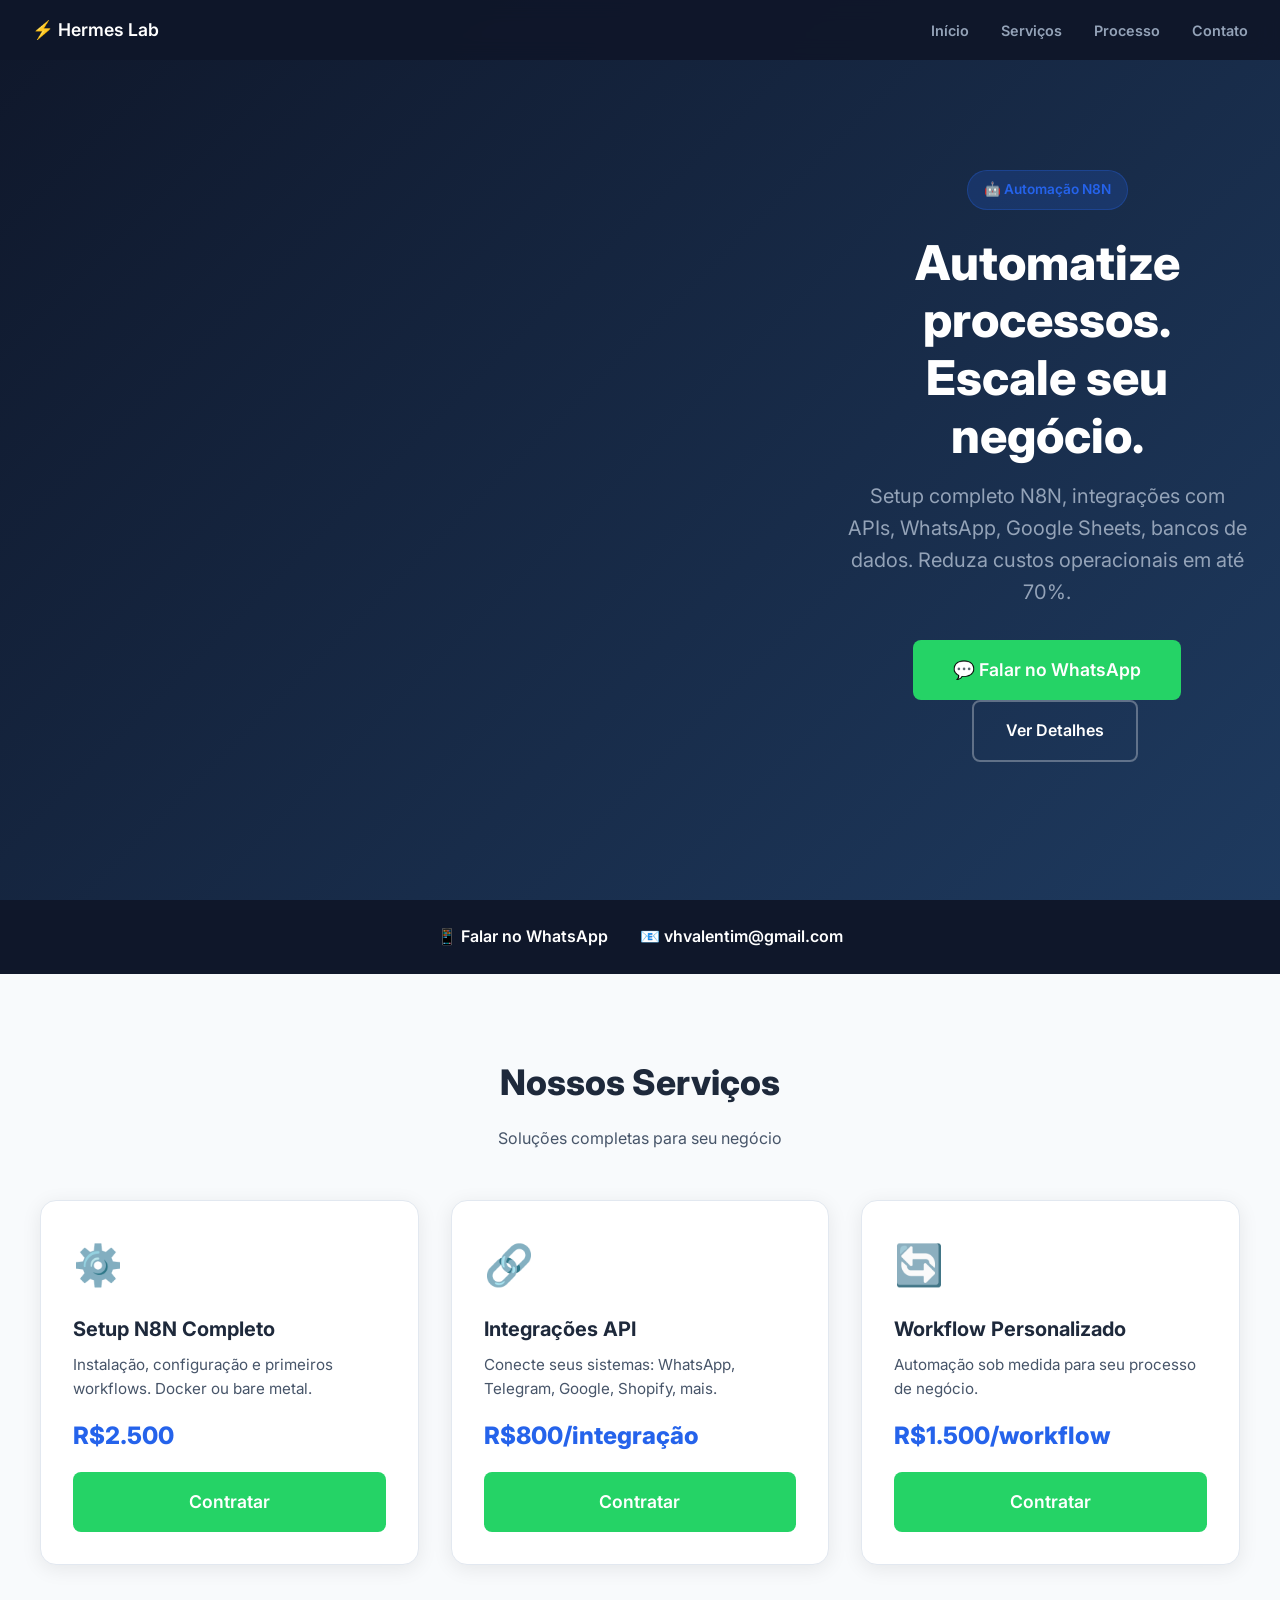
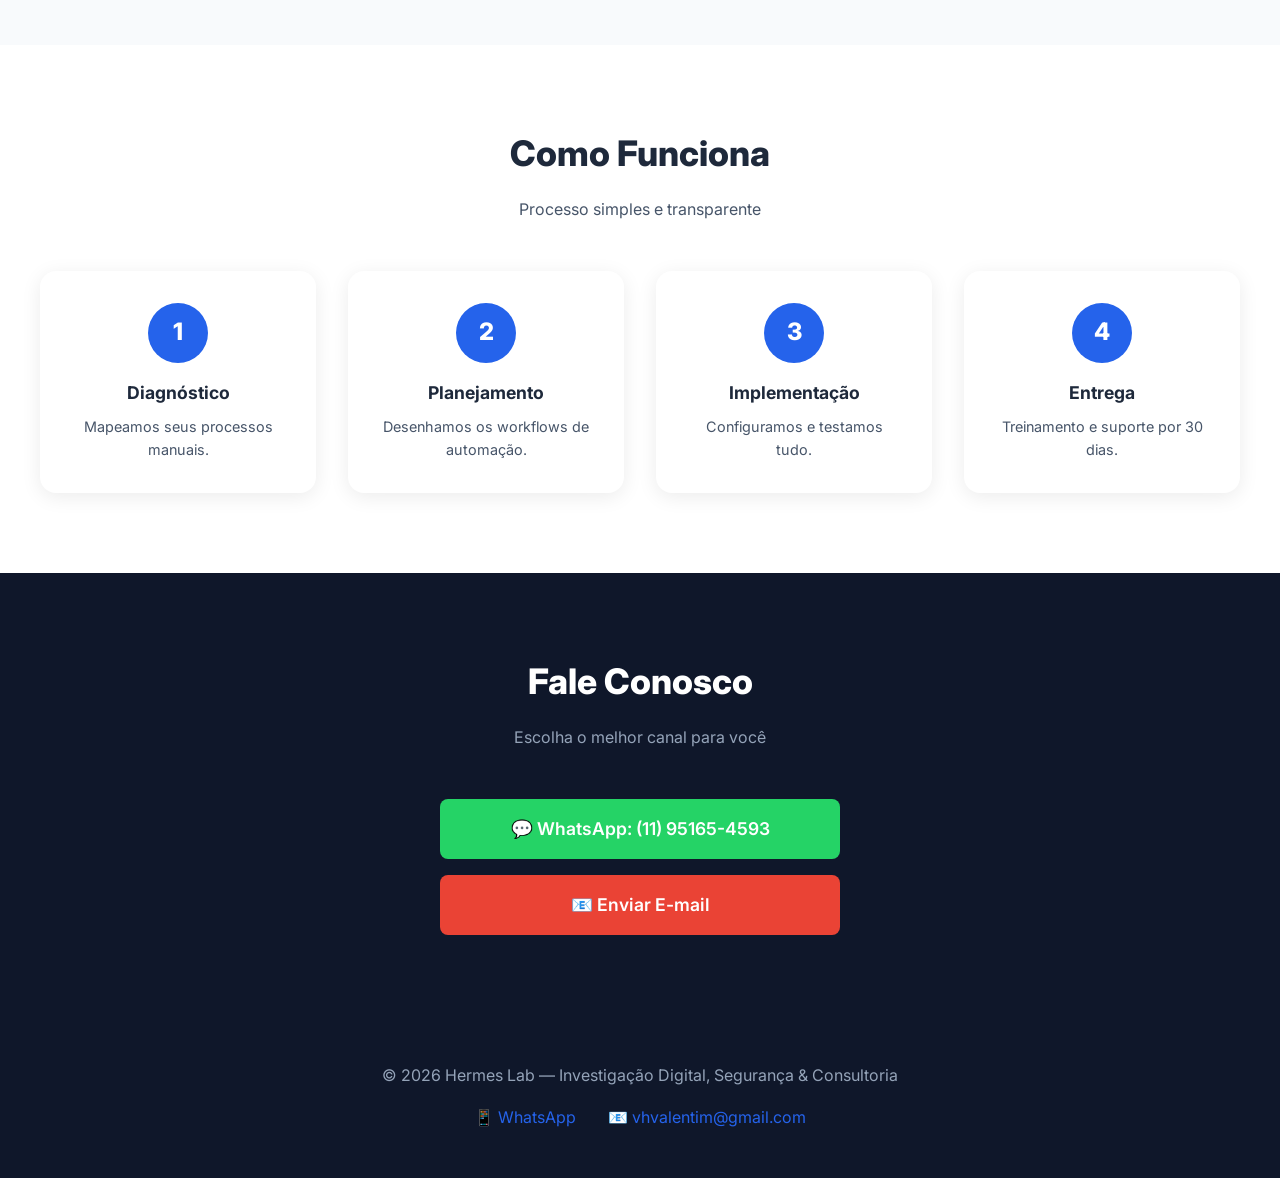
<file: automacao/index.html>
<!DOCTYPE html>
<html lang="pt-BR">
<head>
  <meta charset="UTF-8">
  <meta name="viewport" content="width=device-width, initial-scale=1.0">
  <title>Automação N8N — Integrações & Workflows | Hermes Lab</title>
  <meta name="description" content="Setup completo N8N, automação de processos, integrações APIs. Reduza custos operacionais e automatize seu negócio.">
  <link rel="stylesheet" href="../shared/style.css">
</head>
<body>

<nav class="nav">
  <a href="../home/index.html">⚡ Hermes Lab</a>
  <div class="nav-links">
    <a href="../home/index.html">Início</a>
    <a href="#servicos">Serviços</a>
    <a href="#como-funciona">Processo</a>
    <a href="#contato">Contato</a>
  </div>
</nav>

<section class="hero">
  <div class="hero-bg" style="background-image: url('hero.png');"></div>
  <div>
    <span class="badge">🤖 Automação N8N</span>
    <h1>Automatize processos.<br>Escale seu negócio.</h1>
    <p>Setup completo N8N, integrações com APIs, WhatsApp, Google Sheets, bancos de dados. Reduza custos operacionais em até 70%.</p>
    <a href="https://wa.me/5511951654593?text=Olá! Vim pelo site Hermes Lab e gostaria de saber mais sobre automacao." class="btn btn-whatsapp" target="_blank">💬 Falar no WhatsApp</a>
    <a href="#servicos" class="btn btn-secondary" style="margin-left:1rem;">Ver Detalhes</a>
  </div>
</section>

<div class="contact-bar">
  <a href="https://wa.me/5511951654593" target="_blank">📱 Falar no WhatsApp</a>
  <a href="mailto:vhvalentim@gmail.com">📧 vhvalentim@gmail.com</a>
</div>

<section class="section section-light" id="servicos">
  <div class="container">
    <h2 class="section-title">Nossos Serviços</h2>
    <p class="section-subtitle">Soluções completas para seu negócio</p>
    
    <div class="cards">
      <div class="card">
        <div class="card-icon">⚙️</div>
        <h3>Setup N8N Completo</h3>
        <p>Instalação, configuração e primeiros workflows. Docker ou bare metal.</p>
        <div class="card-price">R$2.500</div>
        <a href="https://wa.me/5511951654593?text=Olá! Gostaria de contratar Setup N8N Completo." class="btn btn-whatsapp" style="margin-top:1rem;display:block;text-align:center;" target="_blank">Contratar</a>
      </div>
      <div class="card">
        <div class="card-icon">🔗</div>
        <h3>Integrações API</h3>
        <p>Conecte seus sistemas: WhatsApp, Telegram, Google, Shopify, mais.</p>
        <div class="card-price">R$800/integração</div>
        <a href="https://wa.me/5511951654593?text=Olá! Gostaria de contratar Integrações API." class="btn btn-whatsapp" style="margin-top:1rem;display:block;text-align:center;" target="_blank">Contratar</a>
      </div>
      <div class="card">
        <div class="card-icon">🔄</div>
        <h3>Workflow Personalizado</h3>
        <p>Automação sob medida para seu processo de negócio.</p>
        <div class="card-price">R$1.500/workflow</div>
        <a href="https://wa.me/5511951654593?text=Olá! Gostaria de contratar Workflow Personalizado." class="btn btn-whatsapp" style="margin-top:1rem;display:block;text-align:center;" target="_blank">Contratar</a>
      </div>
    </div>
  </div>
</section>

<section class="section" id="como-funciona">
  <div class="container">
    <h2 class="section-title">Como Funciona</h2>
    <p class="section-subtitle">Processo simples e transparente</p>
    
    <div class="steps">
      <div class="step">
        <div class="step-number">1</div>
        <h3>Diagnóstico</h3>
        <p>Mapeamos seus processos manuais.</p>
      </div>
      <div class="step">
        <div class="step-number">2</div>
        <h3>Planejamento</h3>
        <p>Desenhamos os workflows de automação.</p>
      </div>
      <div class="step">
        <div class="step-number">3</div>
        <h3>Implementação</h3>
        <p>Configuramos e testamos tudo.</p>
      </div>
      <div class="step">
        <div class="step-number">4</div>
        <h3>Entrega</h3>
        <p>Treinamento e suporte por 30 dias.</p>
      </div>
    </div>
  </div>
</section>

<section class="section section-dark" id="contato">
  <div class="container" style="max-width:600px;">
    <h2 class="section-title" style="color:white;">Fale Conosco</h2>
    <p class="section-subtitle" style="color:#94a3b8;">Escolha o melhor canal para você</p>
    
    <div style="text-align:center; display:flex; flex-direction:column; gap:1rem; align-items:center;">
      <a href="https://wa.me/5511951654593?text=Olá! Vim pelo site Hermes Lab e gostaria de mais informações." class="btn btn-whatsapp" style="width:100%;max-width:400px;text-align:center;font-size:1.1rem;" target="_blank">💬 WhatsApp: (11) 95165-4593</a>
      <a href="mailto:vhvalentim@gmail.com" class="btn btn-email" style="width:100%;max-width:400px;text-align:center;font-size:1.1rem;">📧 Enviar E-mail</a>
    </div>
  </div>
</section>

<footer class="footer">
  <p>© 2026 Hermes Lab — Investigação Digital, Segurança & Consultoria</p>
  <div class="footer-links">
    <a href="https://wa.me/5511951654593" target="_blank">📱 WhatsApp</a>
    <a href="mailto:vhvalentim@gmail.com">📧 vhvalentim@gmail.com</a>
  </div>
</footer>

<script src="../shared/script.js"></script>
</body>
</html>
</file>
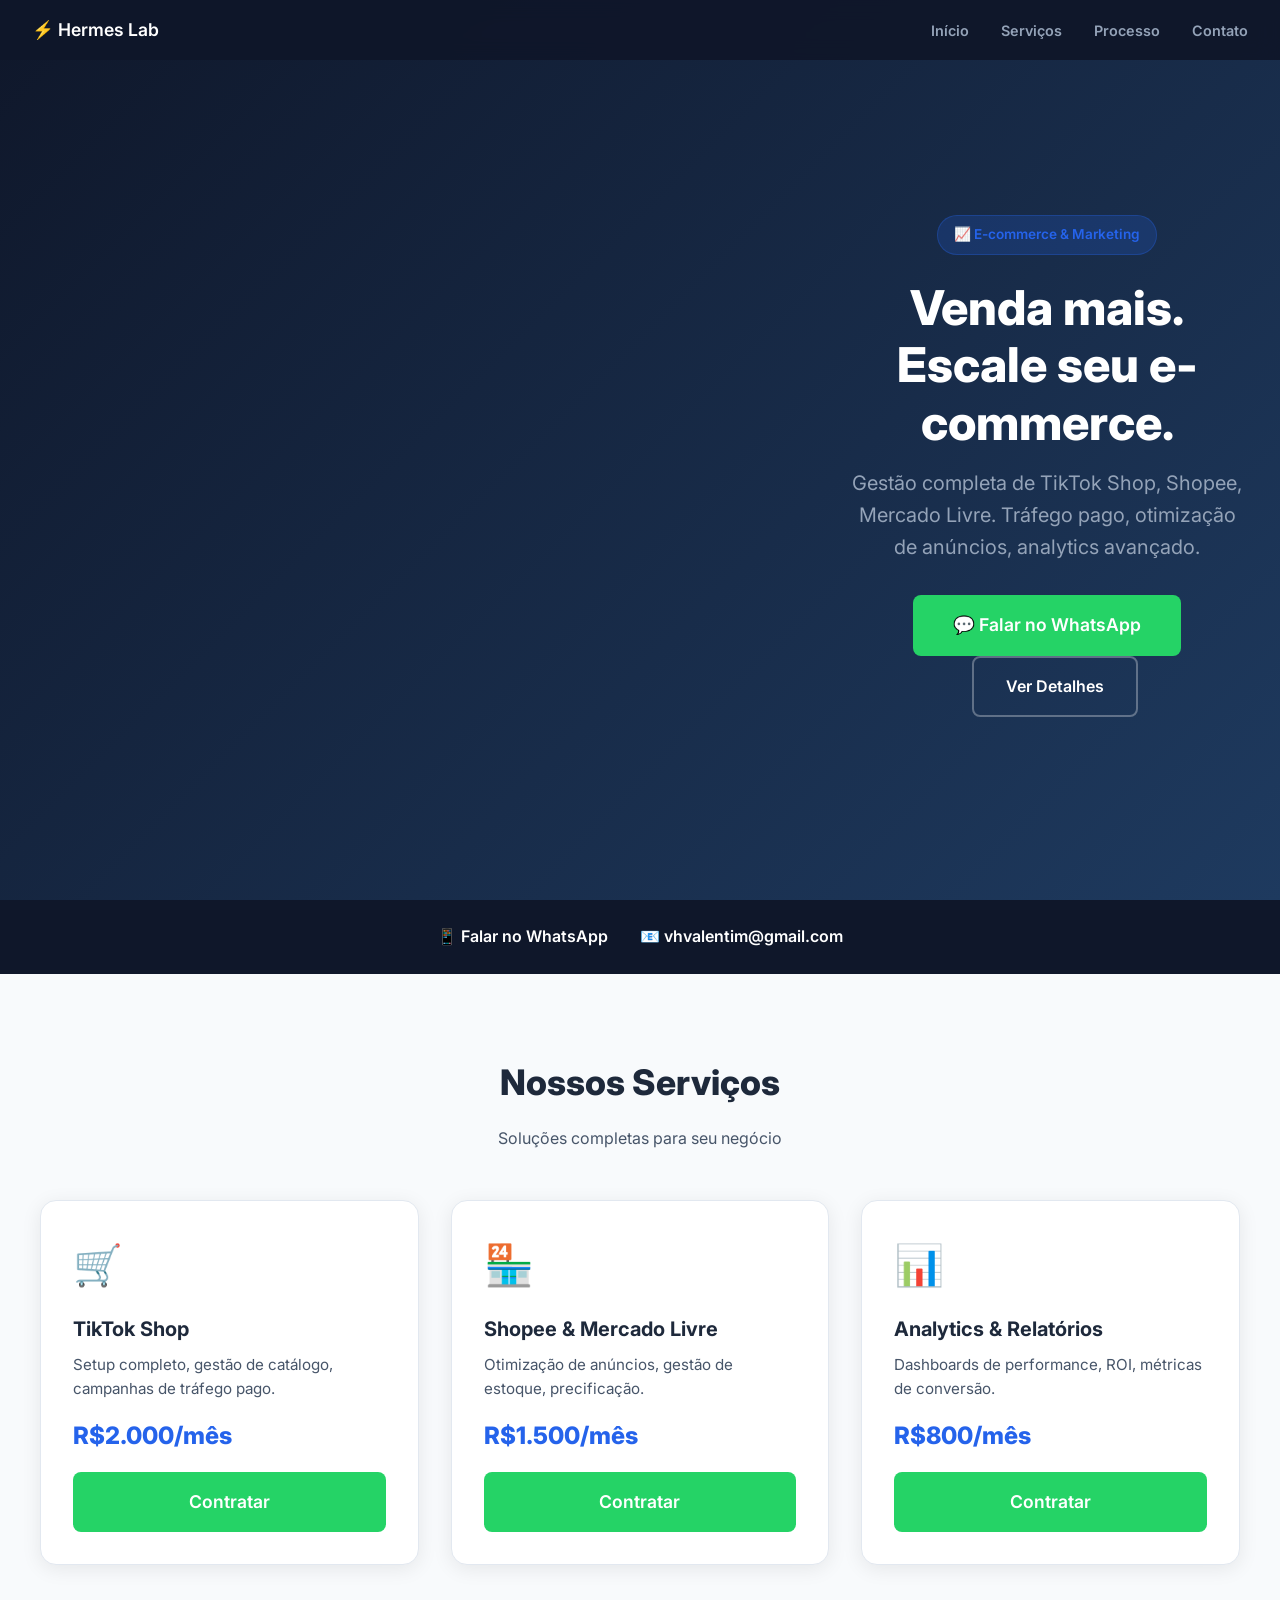
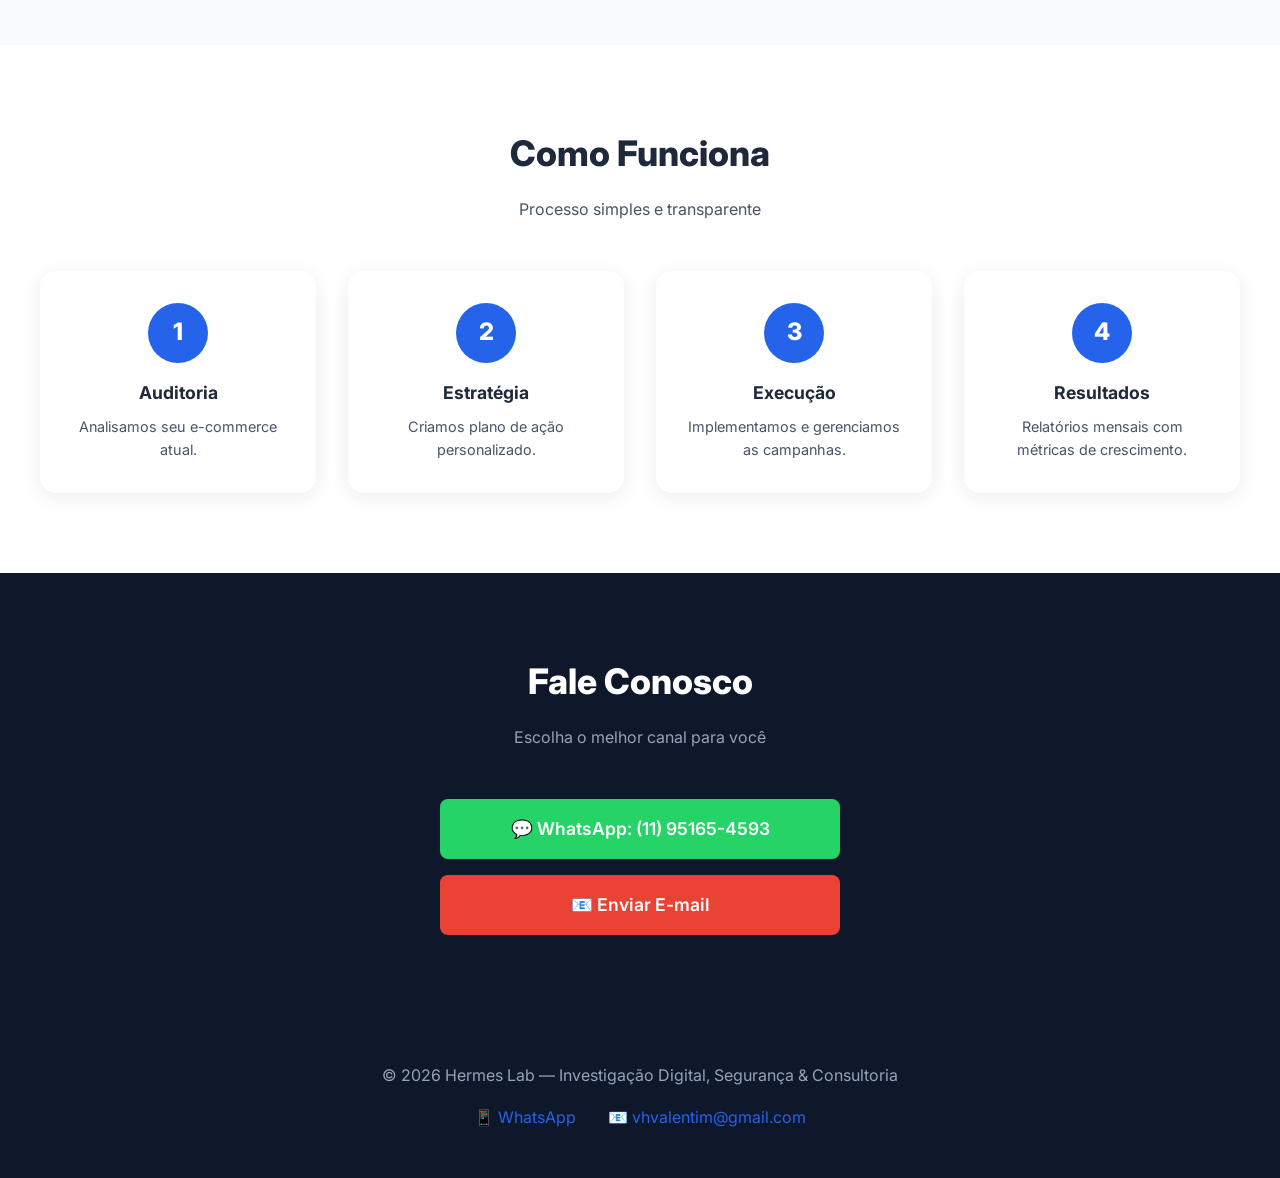
<file: ecommerce/index.html>
<!DOCTYPE html>
<html lang="pt-BR">
<head>
  <meta charset="UTF-8">
  <meta name="viewport" content="width=device-width, initial-scale=1.0">
  <title>E-commerce & Marketing Digital — TikTok Shop, Shopee | Hermes Lab</title>
  <meta name="description" content="Gestão completa de e-commerce: TikTok Shop, Shopee, Mercado Livre. Tráfego pago, analytics, conversão. Resultados comprovados.">
  <link rel="stylesheet" href="../shared/style.css">
</head>
<body>

<nav class="nav">
  <a href="../home/index.html">⚡ Hermes Lab</a>
  <div class="nav-links">
    <a href="../home/index.html">Início</a>
    <a href="#servicos">Serviços</a>
    <a href="#como-funciona">Processo</a>
    <a href="#contato">Contato</a>
  </div>
</nav>

<section class="hero">
  <div class="hero-bg" style="background-image: url('hero.png');"></div>
  <div>
    <span class="badge">📈 E-commerce & Marketing</span>
    <h1>Venda mais.<br>Escale seu e-commerce.</h1>
    <p>Gestão completa de TikTok Shop, Shopee, Mercado Livre. Tráfego pago, otimização de anúncios, analytics avançado.</p>
    <a href="https://wa.me/5511951654593?text=Olá! Vim pelo site Hermes Lab e gostaria de saber mais sobre ecommerce." class="btn btn-whatsapp" target="_blank">💬 Falar no WhatsApp</a>
    <a href="#servicos" class="btn btn-secondary" style="margin-left:1rem;">Ver Detalhes</a>
  </div>
</section>

<div class="contact-bar">
  <a href="https://wa.me/5511951654593" target="_blank">📱 Falar no WhatsApp</a>
  <a href="mailto:vhvalentim@gmail.com">📧 vhvalentim@gmail.com</a>
</div>

<section class="section section-light" id="servicos">
  <div class="container">
    <h2 class="section-title">Nossos Serviços</h2>
    <p class="section-subtitle">Soluções completas para seu negócio</p>
    
    <div class="cards">
      <div class="card">
        <div class="card-icon">🛒</div>
        <h3>TikTok Shop</h3>
        <p>Setup completo, gestão de catálogo, campanhas de tráfego pago.</p>
        <div class="card-price">R$2.000/mês</div>
        <a href="https://wa.me/5511951654593?text=Olá! Gostaria de contratar TikTok Shop." class="btn btn-whatsapp" style="margin-top:1rem;display:block;text-align:center;" target="_blank">Contratar</a>
      </div>
      <div class="card">
        <div class="card-icon">🏪</div>
        <h3>Shopee & Mercado Livre</h3>
        <p>Otimização de anúncios, gestão de estoque, precificação.</p>
        <div class="card-price">R$1.500/mês</div>
        <a href="https://wa.me/5511951654593?text=Olá! Gostaria de contratar Shopee & Mercado Livre." class="btn btn-whatsapp" style="margin-top:1rem;display:block;text-align:center;" target="_blank">Contratar</a>
      </div>
      <div class="card">
        <div class="card-icon">📊</div>
        <h3>Analytics & Relatórios</h3>
        <p>Dashboards de performance, ROI, métricas de conversão.</p>
        <div class="card-price">R$800/mês</div>
        <a href="https://wa.me/5511951654593?text=Olá! Gostaria de contratar Analytics & Relatórios." class="btn btn-whatsapp" style="margin-top:1rem;display:block;text-align:center;" target="_blank">Contratar</a>
      </div>
    </div>
  </div>
</section>

<section class="section" id="como-funciona">
  <div class="container">
    <h2 class="section-title">Como Funciona</h2>
    <p class="section-subtitle">Processo simples e transparente</p>
    
    <div class="steps">
      <div class="step">
        <div class="step-number">1</div>
        <h3>Auditoria</h3>
        <p>Analisamos seu e-commerce atual.</p>
      </div>
      <div class="step">
        <div class="step-number">2</div>
        <h3>Estratégia</h3>
        <p>Criamos plano de ação personalizado.</p>
      </div>
      <div class="step">
        <div class="step-number">3</div>
        <h3>Execução</h3>
        <p>Implementamos e gerenciamos as campanhas.</p>
      </div>
      <div class="step">
        <div class="step-number">4</div>
        <h3>Resultados</h3>
        <p>Relatórios mensais com métricas de crescimento.</p>
      </div>
    </div>
  </div>
</section>

<section class="section section-dark" id="contato">
  <div class="container" style="max-width:600px;">
    <h2 class="section-title" style="color:white;">Fale Conosco</h2>
    <p class="section-subtitle" style="color:#94a3b8;">Escolha o melhor canal para você</p>
    
    <div style="text-align:center; display:flex; flex-direction:column; gap:1rem; align-items:center;">
      <a href="https://wa.me/5511951654593?text=Olá! Vim pelo site Hermes Lab e gostaria de mais informações." class="btn btn-whatsapp" style="width:100%;max-width:400px;text-align:center;font-size:1.1rem;" target="_blank">💬 WhatsApp: (11) 95165-4593</a>
      <a href="mailto:vhvalentim@gmail.com" class="btn btn-email" style="width:100%;max-width:400px;text-align:center;font-size:1.1rem;">📧 Enviar E-mail</a>
    </div>
  </div>
</section>

<footer class="footer">
  <p>© 2026 Hermes Lab — Investigação Digital, Segurança & Consultoria</p>
  <div class="footer-links">
    <a href="https://wa.me/5511951654593" target="_blank">📱 WhatsApp</a>
    <a href="mailto:vhvalentim@gmail.com">📧 vhvalentim@gmail.com</a>
  </div>
</footer>

<script src="../shared/script.js"></script>
</body>
</html>
</file>
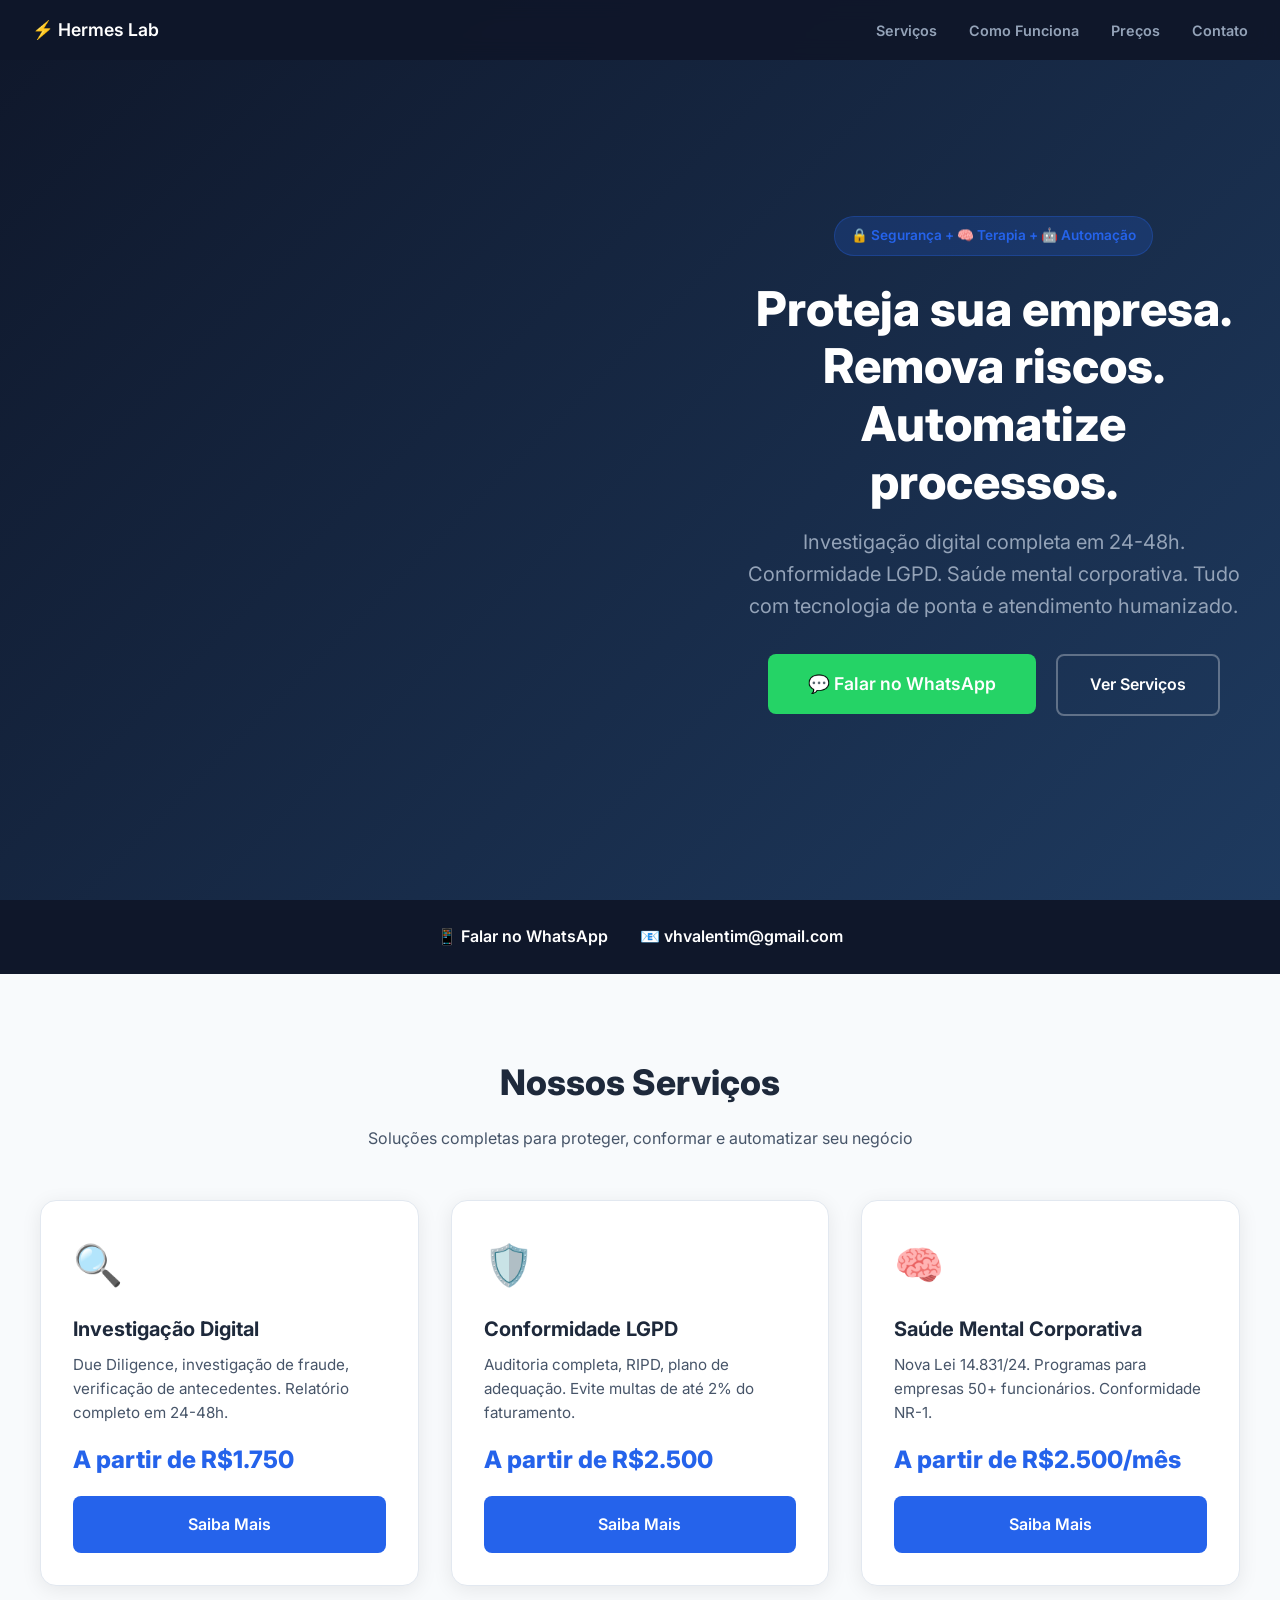
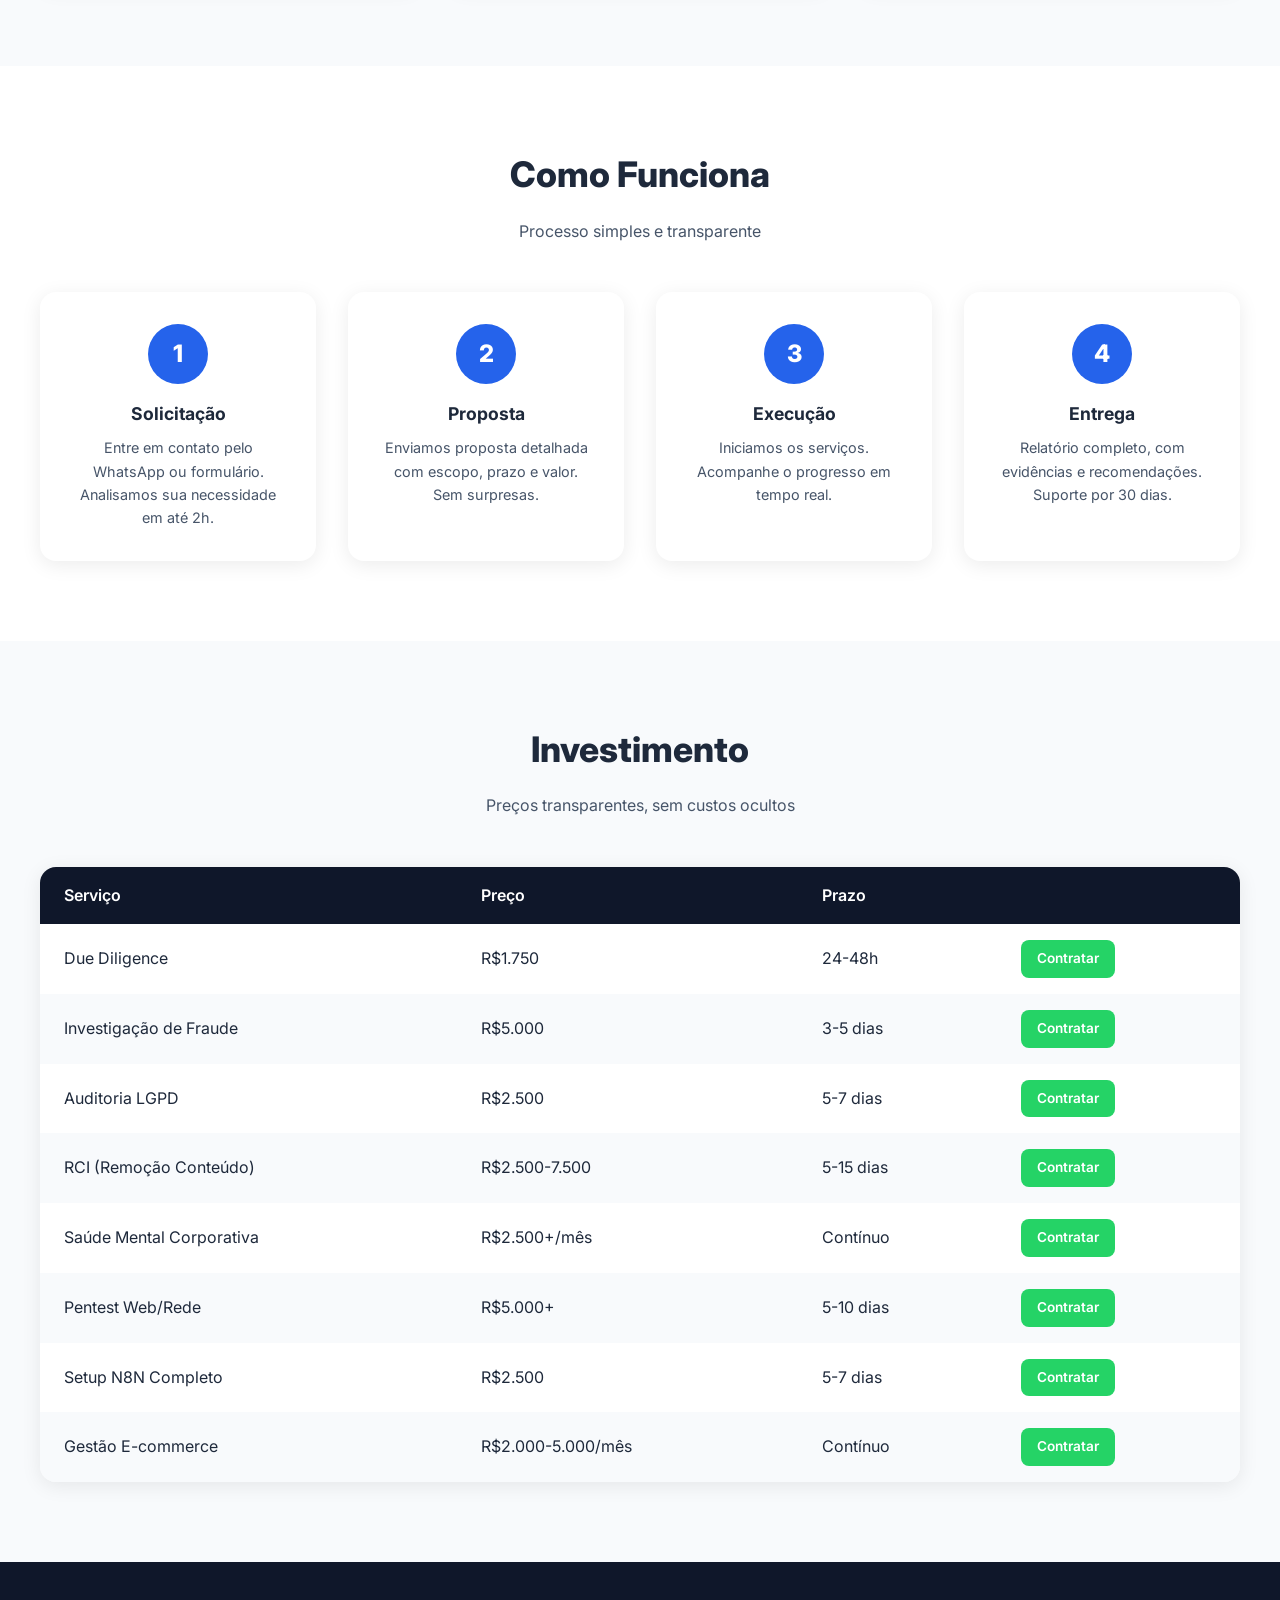
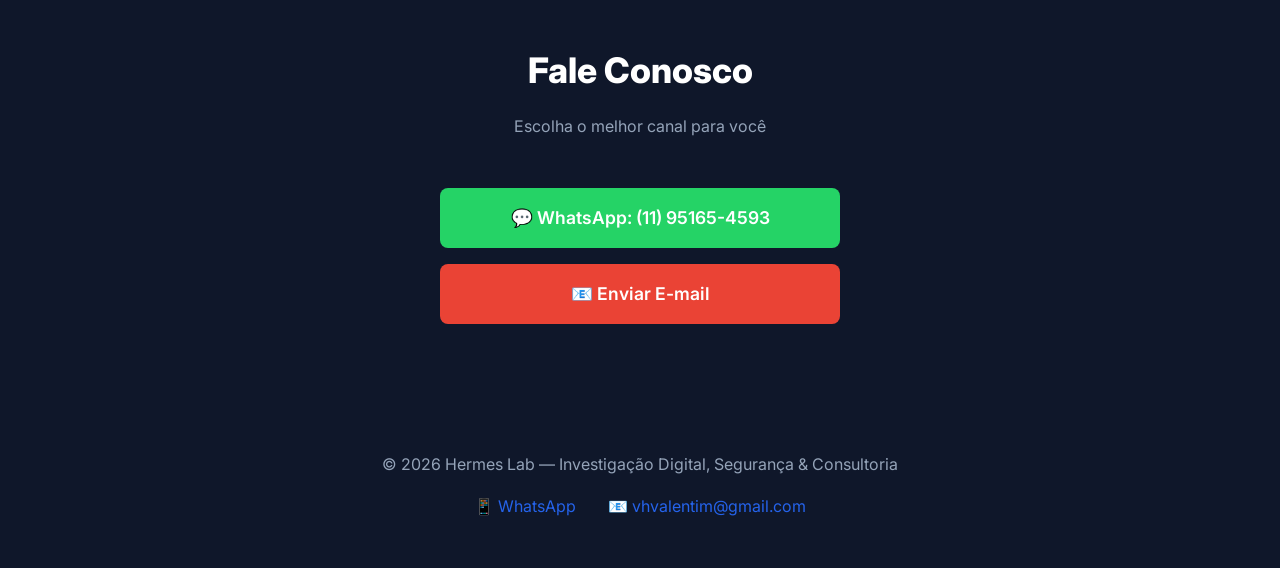
<file: home/index.html>
<!DOCTYPE html>
<html lang="pt-BR">
<head>
  <meta charset="UTF-8">
  <meta name="viewport" content="width=device-width, initial-scale=1.0">
  <title>Hermes Lab — Investigação Digital, Segurança & Consultoria</title>
  <meta name="description" content="Soluções completas de investigação digital, conformidade LGPD, automação e consultoria terapêutica. Atendimento em 24-48h.">
  <link rel="stylesheet" href="../shared/style.css">
</head>
<body>

<!-- NAV -->
<nav class="nav">
  <a href="#">⚡ Hermes Lab</a>
  <div class="nav-links">
    <a href="#servicos">Serviços</a>
    <a href="#como-funciona">Como Funciona</a>
    <a href="#precos">Preços</a>
    <a href="#contato">Contato</a>
  </div>
</nav>

<!-- HERO -->
<section class="hero">
  <div class="hero-bg" style="background-image: url('hero.png');"></div>
  <div>
    <span class="badge">🔒 Segurança + 🧠 Terapia + 🤖 Automação</span>
    <h1>Proteja sua empresa.<br>Remova riscos. Automatize processos.</h1>
    <p>Investigação digital completa em 24-48h. Conformidade LGPD. Saúde mental corporativa. Tudo com tecnologia de ponta e atendimento humanizado.</p>
    <a href="https://wa.me/5511951654593?text=Olá! Vim pelo site Hermes Lab e gostaria de uma análise gratuita." class="btn btn-whatsapp" target="_blank">💬 Falar no WhatsApp</a>
    <a href="#servicos" class="btn btn-secondary" style="margin-left:1rem;">Ver Serviços</a>
  </div>
</section>

<!-- CONTATO RÁPIDO -->
<div class="contact-bar">
  <a href="https://wa.me/5511951654593" target="_blank">📱 Falar no WhatsApp</a>
  <a href="mailto:vhvalentim@gmail.com">📧 vhvalentim@gmail.com</a>
</div>

<!-- SERVIÇOS -->
<section class="section section-light" id="servicos">
  <div class="container">
    <h2 class="section-title">Nossos Serviços</h2>
    <p class="section-subtitle">Soluções completas para proteger, conformar e automatizar seu negócio</p>
    
    <div class="cards">
      <div class="card">
        <div class="card-icon">🔍</div>
        <h3>Investigação Digital</h3>
        <p>Due Diligence, investigação de fraude, verificação de antecedentes. Relatório completo em 24-48h.</p>
        <div class="card-price">A partir de R$1.750</div>
        <a href="../investigacao/index.html" class="btn btn-primary" style="margin-top:1rem;display:block;text-align:center;">Saiba Mais</a>
      </div>
      
      <div class="card">
        <div class="card-icon">🛡️</div>
        <h3>Conformidade LGPD</h3>
        <p>Auditoria completa, RIPD, plano de adequação. Evite multas de até 2% do faturamento.</p>
        <div class="card-price">A partir de R$2.500</div>
        <a href="../lgpd/index.html" class="btn btn-primary" style="margin-top:1rem;display:block;text-align:center;">Saiba Mais</a>
      </div>
      
      <div class="card">
        <div class="card-icon">🧠</div>
        <h3>Saúde Mental Corporativa</h3>
        <p>Nova Lei 14.831/24. Programas para empresas 50+ funcionários. Conformidade NR-1.</p>
        <div class="card-price">A partir de R$2.500/mês</div>
        <a href="../lgpd/index.html" class="btn btn-primary" style="margin-top:1rem;display:block;text-align:center;">Saiba Mais</a>
      </div>
      
      </div>
  </div>
</section>

<!-- COMO FUNCIONA -->
<section class="section" id="como-funciona">
  <div class="container">
    <h2 class="section-title">Como Funciona</h2>
    <p class="section-subtitle">Processo simples e transparente</p>
    
    <div class="steps">
      <div class="step">
        <div class="step-number">1</div>
        <h3>Solicitação</h3>
        <p>Entre em contato pelo WhatsApp ou formulário. Analisamos sua necessidade em até 2h.</p>
      </div>
      <div class="step">
        <div class="step-number">2</div>
        <h3>Proposta</h3>
        <p>Enviamos proposta detalhada com escopo, prazo e valor. Sem surpresas.</p>
      </div>
      <div class="step">
        <div class="step-number">3</div>
        <h3>Execução</h3>
        <p>Iniciamos os serviços. Acompanhe o progresso em tempo real.</p>
      </div>
      <div class="step">
        <div class="step-number">4</div>
        <h3>Entrega</h3>
        <p>Relatório completo, com evidências e recomendações. Suporte por 30 dias.</p>
      </div>
    </div>
  </div>
</section>

<!-- PREÇOS -->
<section class="section section-light" id="precos">
  <div class="container">
    <h2 class="section-title">Investimento</h2>
    <p class="section-subtitle">Preços transparentes, sem custos ocultos</p>
    
    <table class="pricing-table">
      <thead>
        <tr><th>Serviço</th><th>Preço</th><th>Prazo</th><th></th></tr>
      </thead>
      <tbody>
        <tr><td>Due Diligence</td><td>R$1.750</td><td>24-48h</td><td><a href="https://wa.me/5511951654593?text=Olá! Gostaria de contratar Due Diligence." class="btn btn-whatsapp" style="padding:0.5rem 1rem;font-size:0.85rem;" target="_blank">Contratar</a></td></tr>
        <tr><td>Investigação de Fraude</td><td>R$5.000</td><td>3-5 dias</td><td><a href="https://wa.me/5511951654593?text=Olá! Gostaria de contratar Investigação de Fraude." class="btn btn-whatsapp" style="padding:0.5rem 1rem;font-size:0.85rem;" target="_blank">Contratar</a></td></tr>
        <tr><td>Auditoria LGPD</td><td>R$2.500</td><td>5-7 dias</td><td><a href="https://wa.me/5511951654593?text=Olá! Gostaria de contratar Auditoria LGPD." class="btn btn-whatsapp" style="padding:0.5rem 1rem;font-size:0.85rem;" target="_blank">Contratar</a></td></tr>
        <tr><td>RCI (Remoção Conteúdo)</td><td>R$2.500-7.500</td><td>5-15 dias</td><td><a href="https://wa.me/5511951654593?text=Olá! Gostaria de contratar RCI." class="btn btn-whatsapp" style="padding:0.5rem 1rem;font-size:0.85rem;" target="_blank">Contratar</a></td></tr>
        <tr><td>Saúde Mental Corporativa</td><td>R$2.500+/mês</td><td>Contínuo</td><td><a href="https://wa.me/5511951654593?text=Olá! Gostaria de contratar Saúde Mental Corporativa." class="btn btn-whatsapp" style="padding:0.5rem 1rem;font-size:0.85rem;" target="_blank">Contratar</a></td></tr>
        <tr><td>Pentest Web/Rede</td><td>R$5.000+</td><td>5-10 dias</td><td><a href="https://wa.me/5511951654593?text=Olá! Gostaria de contratar Pentest." class="btn btn-whatsapp" style="padding:0.5rem 1rem;font-size:0.85rem;" target="_blank">Contratar</a></td></tr>
        
        <tr><td>Setup N8N Completo</td><td>R$2.500</td><td>5-7 dias</td><td><a href="https://wa.me/5511951654593?text=Olá! Gostaria de contratar Setup N8N." class="btn btn-whatsapp" style="padding:0.5rem 1rem;font-size:0.85rem;" target="_blank">Contratar</a></td></tr>
        <tr><td>Gestão E-commerce</td><td>R$2.000-5.000/mês</td><td>Contínuo</td><td><a href="https://wa.me/5511951654593?text=Olá! Gostaria de contratar Gestão E-commerce." class="btn btn-whatsapp" style="padding:0.5rem 1rem;font-size:0.85rem;" target="_blank">Contratar</a></td></tr>
      </tbody>
    </table>
  </div>
</section>

<!-- CONTATO -->
<section class="section section-dark" id="contato">
  <div class="container" style="max-width:600px;">
    <h2 class="section-title" style="color:white;">Fale Conosco</h2>
    <p class="section-subtitle" style="color:#94a3b8;">Escolha o melhor canal para você</p>
    
    <div style="text-align:center; display:flex; flex-direction:column; gap:1rem; align-items:center;">
      <a href="https://wa.me/5511951654593?text=Olá! Vim pelo site Hermes Lab e gostaria de mais informações." class="btn btn-whatsapp" style="width:100%;max-width:400px;text-align:center;font-size:1.1rem;" target="_blank">💬 WhatsApp: (11) 95165-4593</a>
      <a href="mailto:vhvalentim@gmail.com" class="btn btn-email" style="width:100%;max-width:400px;text-align:center;font-size:1.1rem;">📧 Enviar E-mail</a>
    </div>
  </div>
</section>

<!-- FOOTER -->
<footer class="footer">
  <p>© 2026 Hermes Lab — Investigação Digital, Segurança & Consultoria</p>
  <div class="footer-links">
    <a href="https://wa.me/5511951654593" target="_blank">📱 WhatsApp</a>
    <a href="mailto:vhvalentim@gmail.com">📧 vhvalentim@gmail.com</a>
  </div>
</footer>

<script src="../shared/script.js"></script>
</body>
</html>
</file>
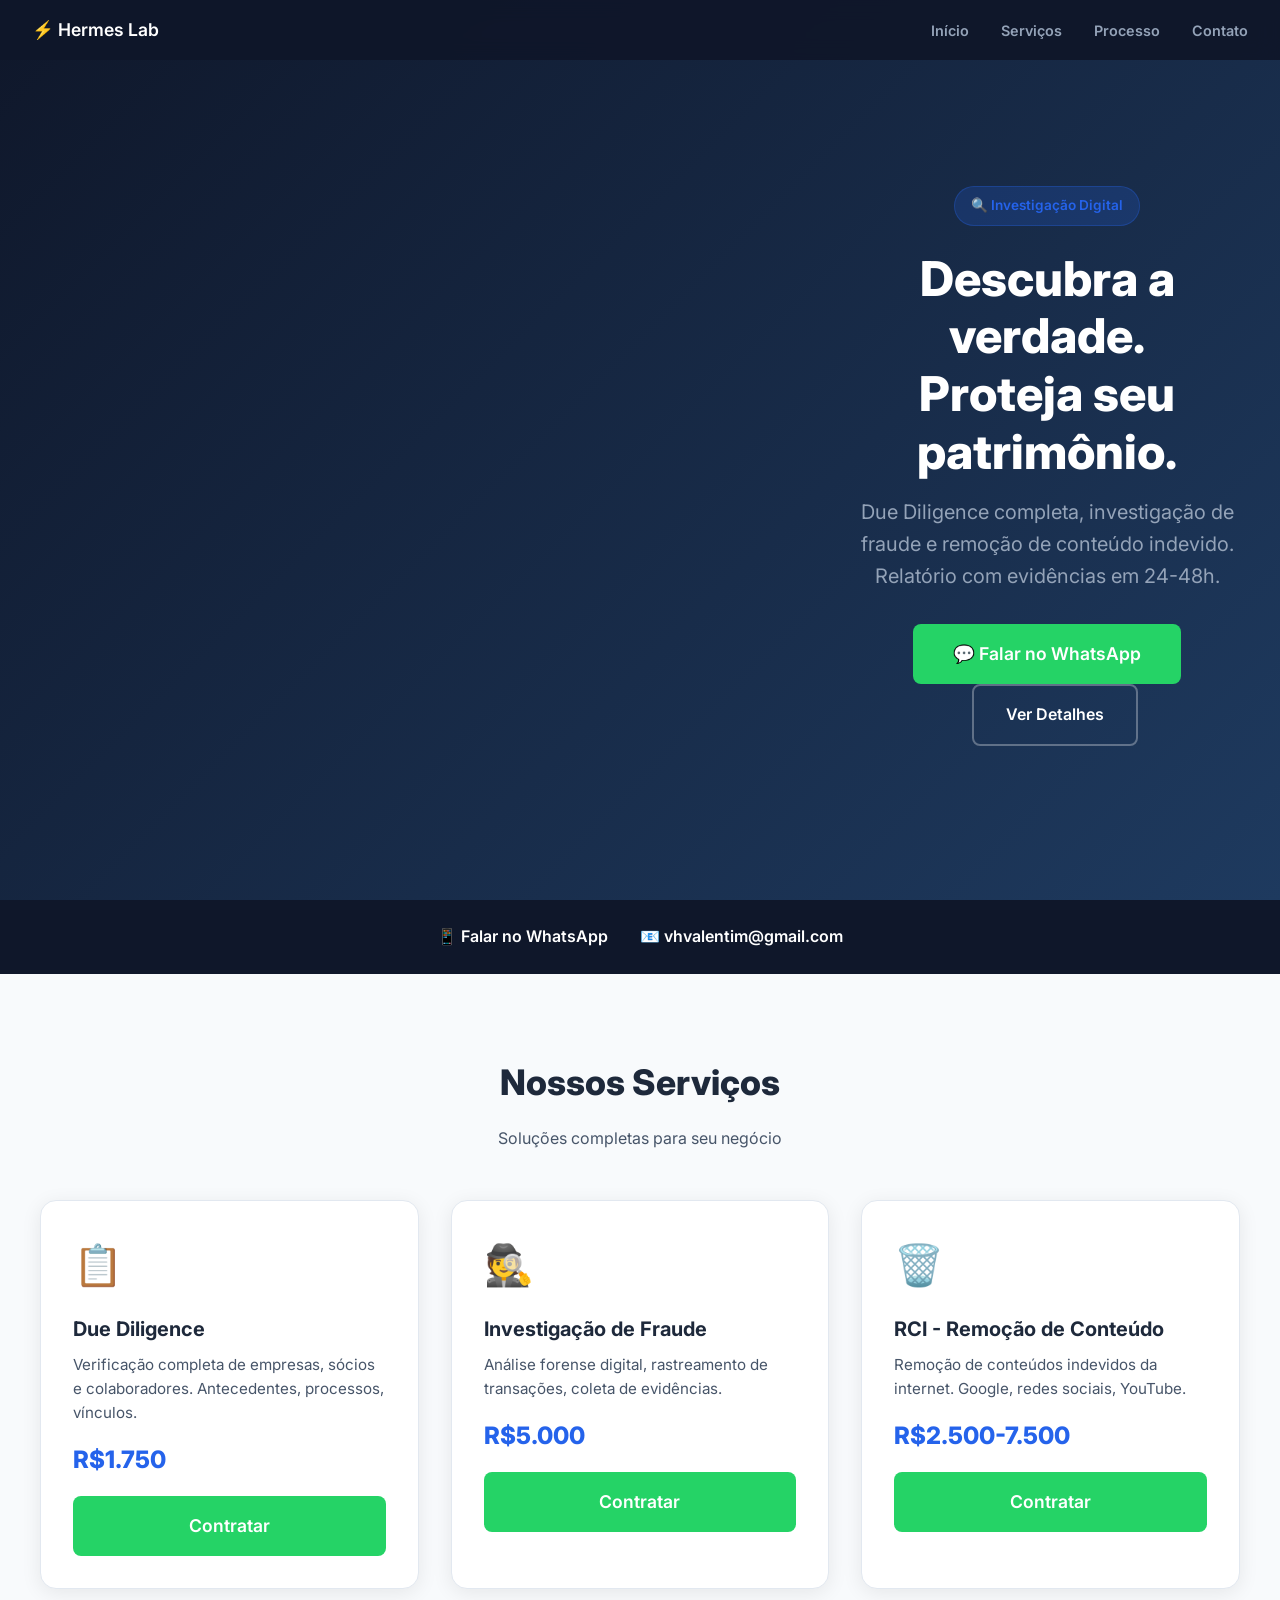
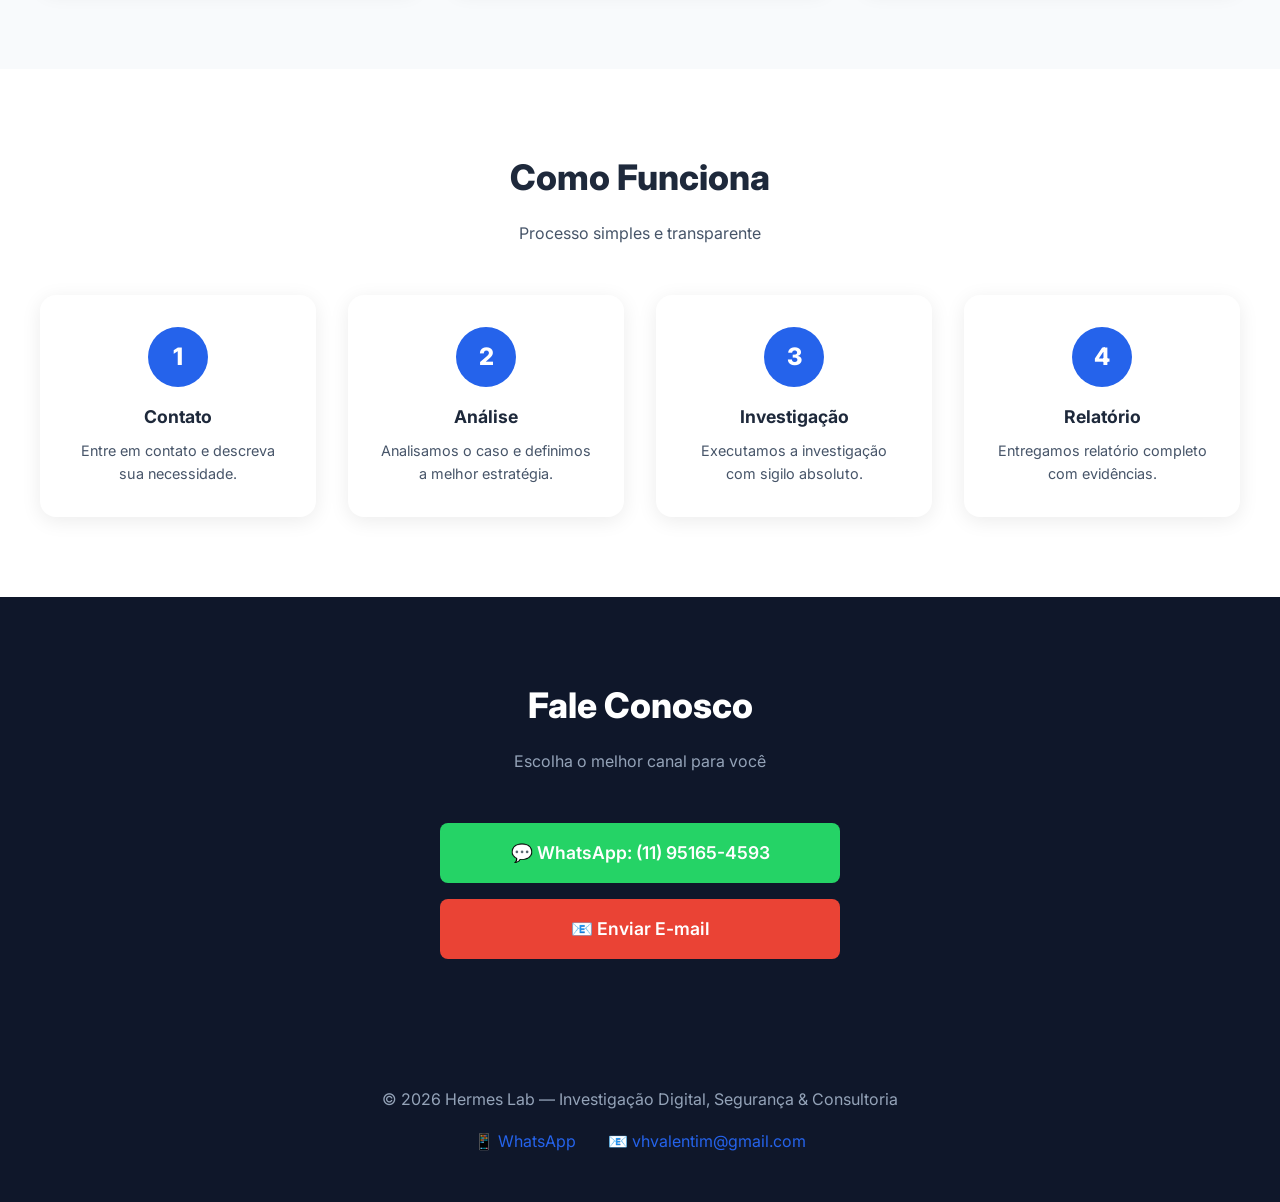
<file: investigacao/index.html>
<!DOCTYPE html>
<html lang="pt-BR">
<head>
  <meta charset="UTF-8">
  <meta name="viewport" content="width=device-width, initial-scale=1.0">
  <title>Investigação Digital — Due Diligence, Fraude, RCI | Hermes Lab</title>
  <meta name="description" content="Serviços de investigação digital: Due Diligence, Investigação de Fraude, RCI (Remoção de Conteúdo). Relatório completo em 24-48h.">
  <link rel="stylesheet" href="../shared/style.css">
</head>
<body>

<nav class="nav">
  <a href="../home/index.html">⚡ Hermes Lab</a>
  <div class="nav-links">
    <a href="../home/index.html">Início</a>
    <a href="#servicos">Serviços</a>
    <a href="#como-funciona">Processo</a>
    <a href="#contato">Contato</a>
  </div>
</nav>

<section class="hero">
  <div class="hero-bg" style="background-image: url('hero.png');"></div>
  <div>
    <span class="badge">🔍 Investigação Digital</span>
    <h1>Descubra a verdade.<br>Proteja seu patrimônio.</h1>
    <p>Due Diligence completa, investigação de fraude e remoção de conteúdo indevido. Relatório com evidências em 24-48h.</p>
    <a href="https://wa.me/5511951654593?text=Olá! Vim pelo site Hermes Lab e gostaria de saber mais sobre investigacao." class="btn btn-whatsapp" target="_blank">💬 Falar no WhatsApp</a>
    <a href="#servicos" class="btn btn-secondary" style="margin-left:1rem;">Ver Detalhes</a>
  </div>
</section>

<div class="contact-bar">
  <a href="https://wa.me/5511951654593" target="_blank">📱 Falar no WhatsApp</a>
  <a href="mailto:vhvalentim@gmail.com">📧 vhvalentim@gmail.com</a>
</div>

<section class="section section-light" id="servicos">
  <div class="container">
    <h2 class="section-title">Nossos Serviços</h2>
    <p class="section-subtitle">Soluções completas para seu negócio</p>
    
    <div class="cards">
      <div class="card">
        <div class="card-icon">📋</div>
        <h3>Due Diligence</h3>
        <p>Verificação completa de empresas, sócios e colaboradores. Antecedentes, processos, vínculos.</p>
        <div class="card-price">R$1.750</div>
        <a href="https://wa.me/5511951654593?text=Olá! Gostaria de contratar Due Diligence." class="btn btn-whatsapp" style="margin-top:1rem;display:block;text-align:center;" target="_blank">Contratar</a>
      </div>
      <div class="card">
        <div class="card-icon">🕵️</div>
        <h3>Investigação de Fraude</h3>
        <p>Análise forense digital, rastreamento de transações, coleta de evidências.</p>
        <div class="card-price">R$5.000</div>
        <a href="https://wa.me/5511951654593?text=Olá! Gostaria de contratar Investigação de Fraude." class="btn btn-whatsapp" style="margin-top:1rem;display:block;text-align:center;" target="_blank">Contratar</a>
      </div>
      <div class="card">
        <div class="card-icon">🗑️</div>
        <h3>RCI - Remoção de Conteúdo</h3>
        <p>Remoção de conteúdos indevidos da internet. Google, redes sociais, YouTube.</p>
        <div class="card-price">R$2.500-7.500</div>
        <a href="https://wa.me/5511951654593?text=Olá! Gostaria de contratar RCI - Remoção de Conteúdo." class="btn btn-whatsapp" style="margin-top:1rem;display:block;text-align:center;" target="_blank">Contratar</a>
      </div>
    </div>
  </div>
</section>

<section class="section" id="como-funciona">
  <div class="container">
    <h2 class="section-title">Como Funciona</h2>
    <p class="section-subtitle">Processo simples e transparente</p>
    
    <div class="steps">
      <div class="step">
        <div class="step-number">1</div>
        <h3>Contato</h3>
        <p>Entre em contato e descreva sua necessidade.</p>
      </div>
      <div class="step">
        <div class="step-number">2</div>
        <h3>Análise</h3>
        <p>Analisamos o caso e definimos a melhor estratégia.</p>
      </div>
      <div class="step">
        <div class="step-number">3</div>
        <h3>Investigação</h3>
        <p>Executamos a investigação com sigilo absoluto.</p>
      </div>
      <div class="step">
        <div class="step-number">4</div>
        <h3>Relatório</h3>
        <p>Entregamos relatório completo com evidências.</p>
      </div>
    </div>
  </div>
</section>

<section class="section section-dark" id="contato">
  <div class="container" style="max-width:600px;">
    <h2 class="section-title" style="color:white;">Fale Conosco</h2>
    <p class="section-subtitle" style="color:#94a3b8;">Escolha o melhor canal para você</p>
    
    <div style="text-align:center; display:flex; flex-direction:column; gap:1rem; align-items:center;">
      <a href="https://wa.me/5511951654593?text=Olá! Vim pelo site Hermes Lab e gostaria de mais informações." class="btn btn-whatsapp" style="width:100%;max-width:400px;text-align:center;font-size:1.1rem;" target="_blank">💬 WhatsApp: (11) 95165-4593</a>
      <a href="mailto:vhvalentim@gmail.com" class="btn btn-email" style="width:100%;max-width:400px;text-align:center;font-size:1.1rem;">📧 Enviar E-mail</a>
    </div>
  </div>
</section>

<footer class="footer">
  <p>© 2026 Hermes Lab — Investigação Digital, Segurança & Consultoria</p>
  <div class="footer-links">
    <a href="https://wa.me/5511951654593" target="_blank">📱 WhatsApp</a>
    <a href="mailto:vhvalentim@gmail.com">📧 vhvalentim@gmail.com</a>
  </div>
</footer>

<script src="../shared/script.js"></script>
</body>
</html>
</file>
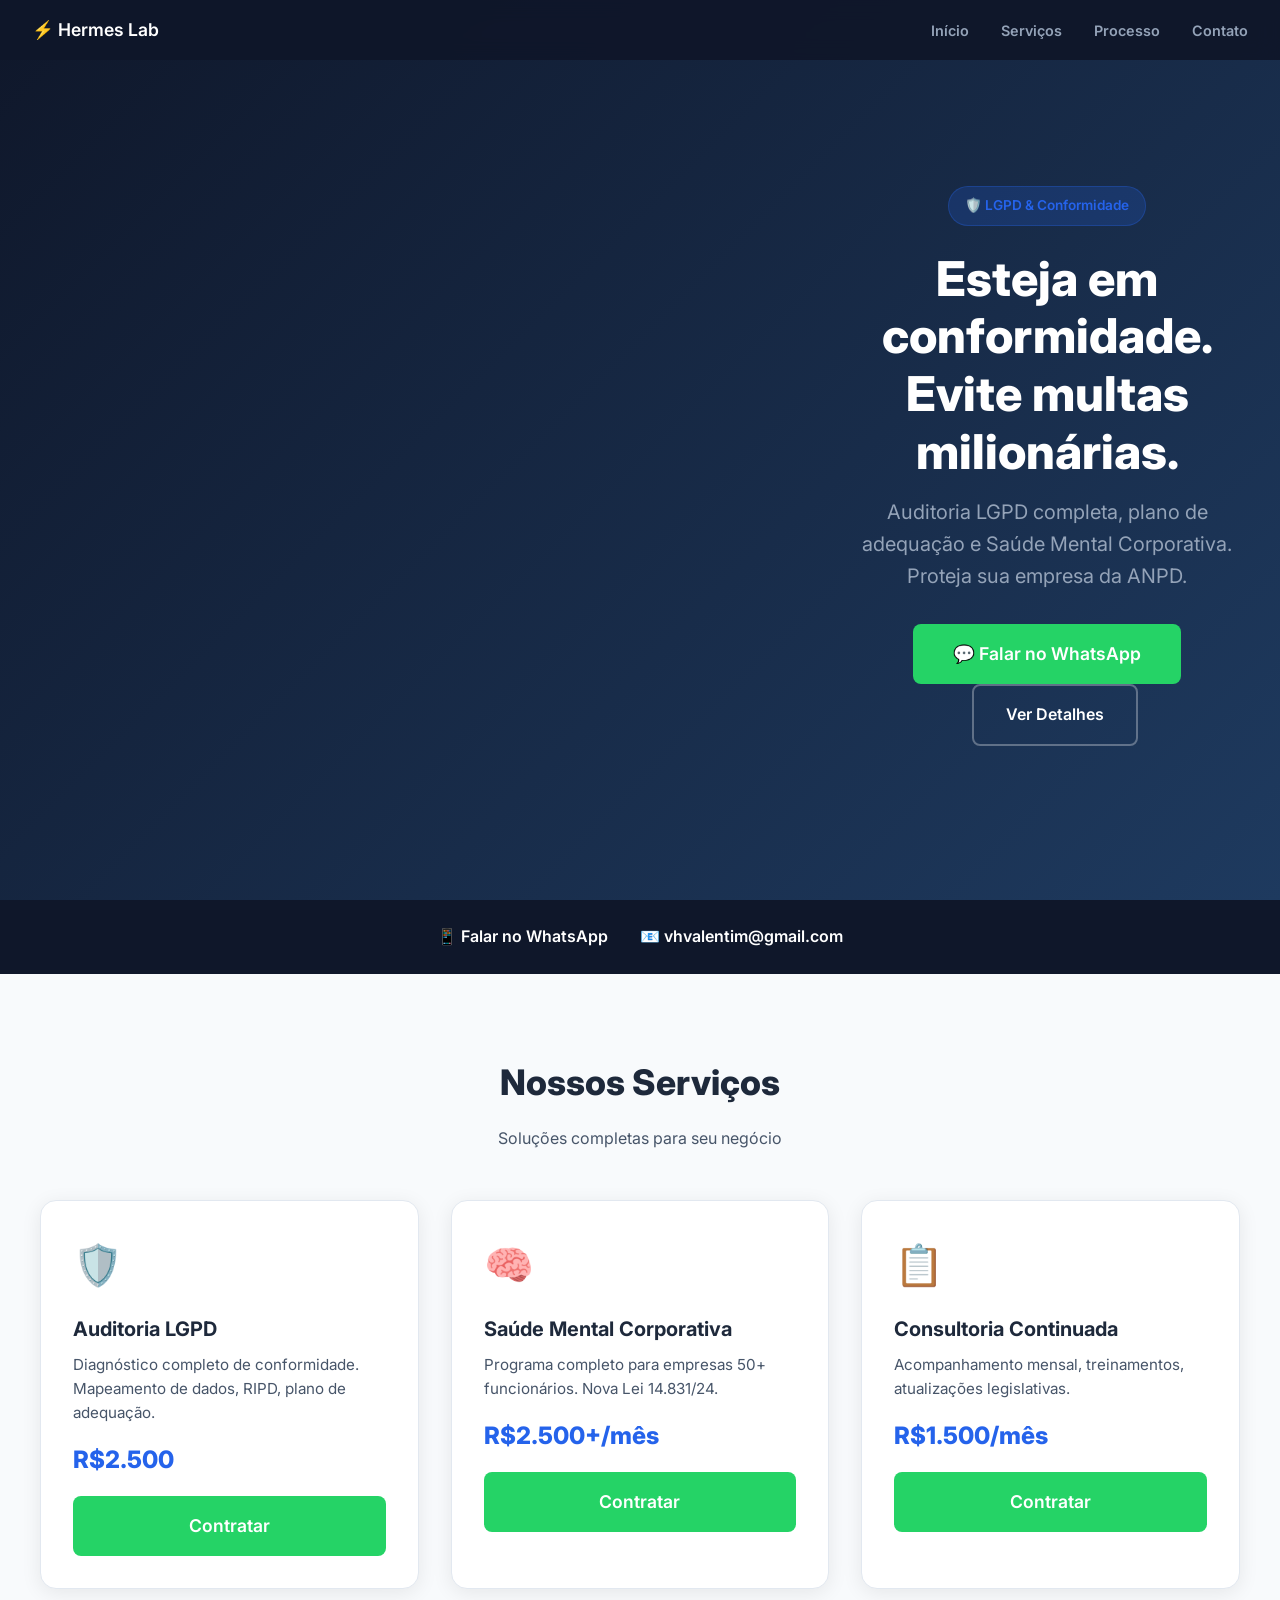
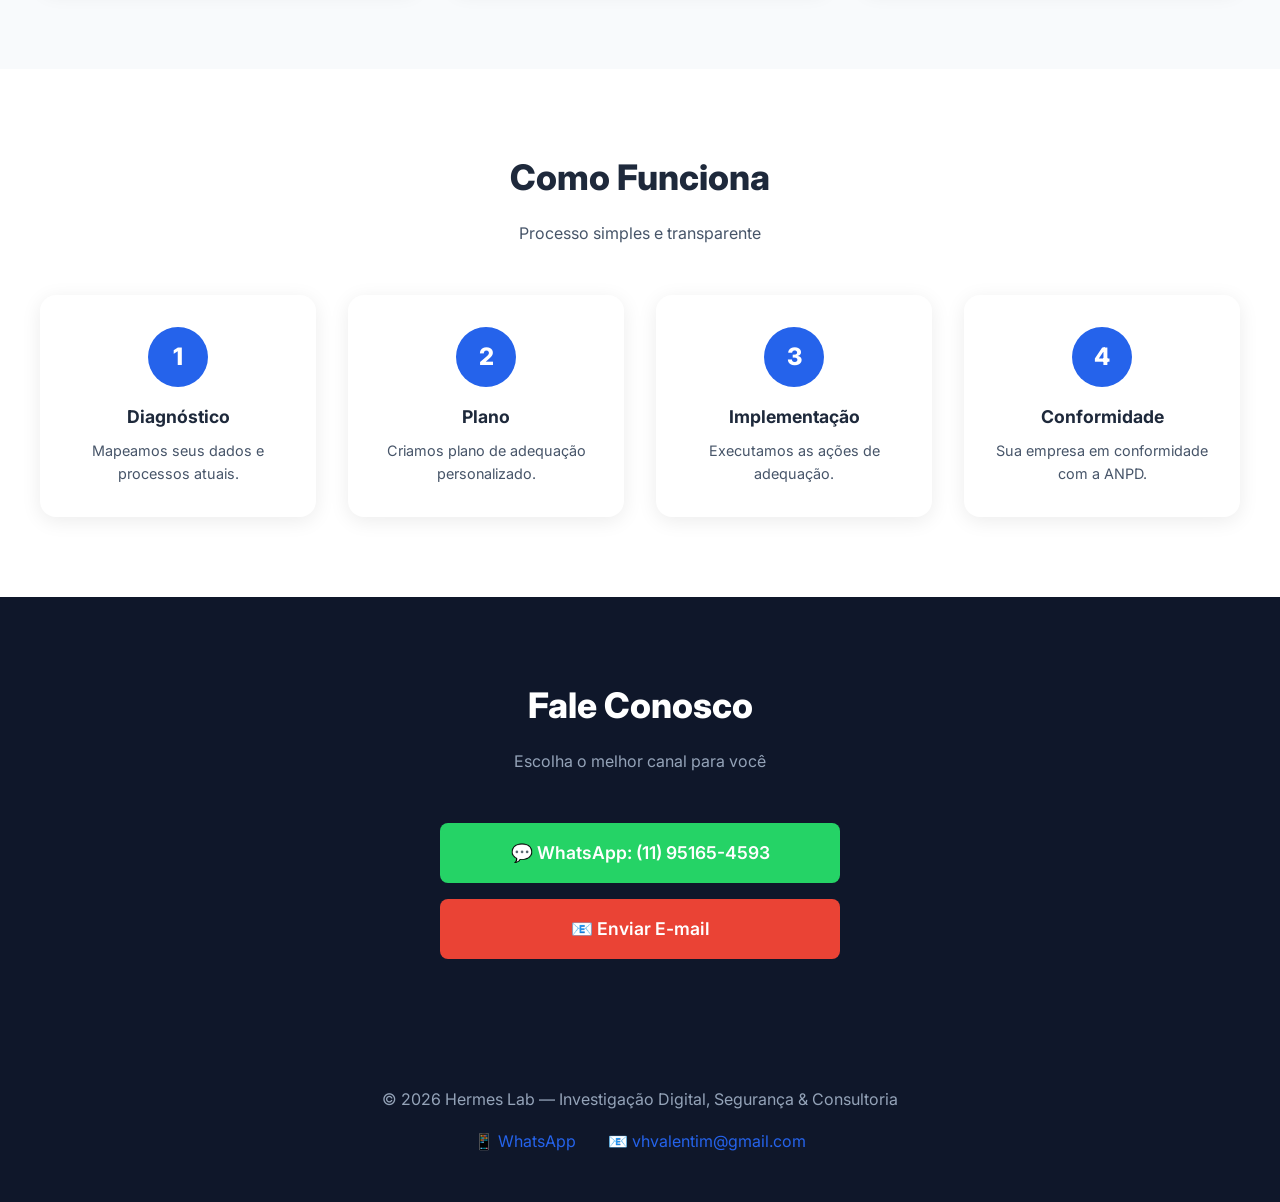
<file: lgpd/index.html>
<!DOCTYPE html>
<html lang="pt-BR">
<head>
  <meta charset="UTF-8">
  <meta name="viewport" content="width=device-width, initial-scale=1.0">
  <title>Conformidade LGPD — Auditoria & Saúde Mental Corporativa | Hermes Lab</title>
  <meta name="description" content="Auditoria LGPD completa, adequação à Lei 13.709/2018. Saúde Mental Corporativa (Lei 14.831/24). Evite multas de até 2% do faturamento.">
  <link rel="stylesheet" href="../shared/style.css">
</head>
<body>

<nav class="nav">
  <a href="../home/index.html">⚡ Hermes Lab</a>
  <div class="nav-links">
    <a href="../home/index.html">Início</a>
    <a href="#servicos">Serviços</a>
    <a href="#como-funciona">Processo</a>
    <a href="#contato">Contato</a>
  </div>
</nav>

<section class="hero">
  <div class="hero-bg" style="background-image: url('hero.png');"></div>
  <div>
    <span class="badge">🛡️ LGPD & Conformidade</span>
    <h1>Esteja em conformidade.<br>Evite multas milionárias.</h1>
    <p>Auditoria LGPD completa, plano de adequação e Saúde Mental Corporativa. Proteja sua empresa da ANPD.</p>
    <a href="https://wa.me/5511951654593?text=Olá! Vim pelo site Hermes Lab e gostaria de saber mais sobre lgpd." class="btn btn-whatsapp" target="_blank">💬 Falar no WhatsApp</a>
    <a href="#servicos" class="btn btn-secondary" style="margin-left:1rem;">Ver Detalhes</a>
  </div>
</section>

<div class="contact-bar">
  <a href="https://wa.me/5511951654593" target="_blank">📱 Falar no WhatsApp</a>
  <a href="mailto:vhvalentim@gmail.com">📧 vhvalentim@gmail.com</a>
</div>

<section class="section section-light" id="servicos">
  <div class="container">
    <h2 class="section-title">Nossos Serviços</h2>
    <p class="section-subtitle">Soluções completas para seu negócio</p>
    
    <div class="cards">
      <div class="card">
        <div class="card-icon">🛡️</div>
        <h3>Auditoria LGPD</h3>
        <p>Diagnóstico completo de conformidade. Mapeamento de dados, RIPD, plano de adequação.</p>
        <div class="card-price">R$2.500</div>
        <a href="https://wa.me/5511951654593?text=Olá! Gostaria de contratar Auditoria LGPD." class="btn btn-whatsapp" style="margin-top:1rem;display:block;text-align:center;" target="_blank">Contratar</a>
      </div>
      <div class="card">
        <div class="card-icon">🧠</div>
        <h3>Saúde Mental Corporativa</h3>
        <p>Programa completo para empresas 50+ funcionários. Nova Lei 14.831/24.</p>
        <div class="card-price">R$2.500+/mês</div>
        <a href="https://wa.me/5511951654593?text=Olá! Gostaria de contratar Saúde Mental Corporativa." class="btn btn-whatsapp" style="margin-top:1rem;display:block;text-align:center;" target="_blank">Contratar</a>
      </div>
      <div class="card">
        <div class="card-icon">📋</div>
        <h3>Consultoria Continuada</h3>
        <p>Acompanhamento mensal, treinamentos, atualizações legislativas.</p>
        <div class="card-price">R$1.500/mês</div>
        <a href="https://wa.me/5511951654593?text=Olá! Gostaria de contratar Consultoria Continuada." class="btn btn-whatsapp" style="margin-top:1rem;display:block;text-align:center;" target="_blank">Contratar</a>
      </div>
    </div>
  </div>
</section>

<section class="section" id="como-funciona">
  <div class="container">
    <h2 class="section-title">Como Funciona</h2>
    <p class="section-subtitle">Processo simples e transparente</p>
    
    <div class="steps">
      <div class="step">
        <div class="step-number">1</div>
        <h3>Diagnóstico</h3>
        <p>Mapeamos seus dados e processos atuais.</p>
      </div>
      <div class="step">
        <div class="step-number">2</div>
        <h3>Plano</h3>
        <p>Criamos plano de adequação personalizado.</p>
      </div>
      <div class="step">
        <div class="step-number">3</div>
        <h3>Implementação</h3>
        <p>Executamos as ações de adequação.</p>
      </div>
      <div class="step">
        <div class="step-number">4</div>
        <h3>Conformidade</h3>
        <p>Sua empresa em conformidade com a ANPD.</p>
      </div>
    </div>
  </div>
</section>

<section class="section section-dark" id="contato">
  <div class="container" style="max-width:600px;">
    <h2 class="section-title" style="color:white;">Fale Conosco</h2>
    <p class="section-subtitle" style="color:#94a3b8;">Escolha o melhor canal para você</p>
    
    <div style="text-align:center; display:flex; flex-direction:column; gap:1rem; align-items:center;">
      <a href="https://wa.me/5511951654593?text=Olá! Vim pelo site Hermes Lab e gostaria de mais informações." class="btn btn-whatsapp" style="width:100%;max-width:400px;text-align:center;font-size:1.1rem;" target="_blank">💬 WhatsApp: (11) 95165-4593</a>
      <a href="mailto:vhvalentim@gmail.com" class="btn btn-email" style="width:100%;max-width:400px;text-align:center;font-size:1.1rem;">📧 Enviar E-mail</a>
    </div>
  </div>
</section>

<footer class="footer">
  <p>© 2026 Hermes Lab — Investigação Digital, Segurança & Consultoria</p>
  <div class="footer-links">
    <a href="https://wa.me/5511951654593" target="_blank">📱 WhatsApp</a>
    <a href="mailto:vhvalentim@gmail.com">📧 vhvalentim@gmail.com</a>
  </div>
</footer>

<script src="../shared/script.js"></script>
</body>
</html>
</file>
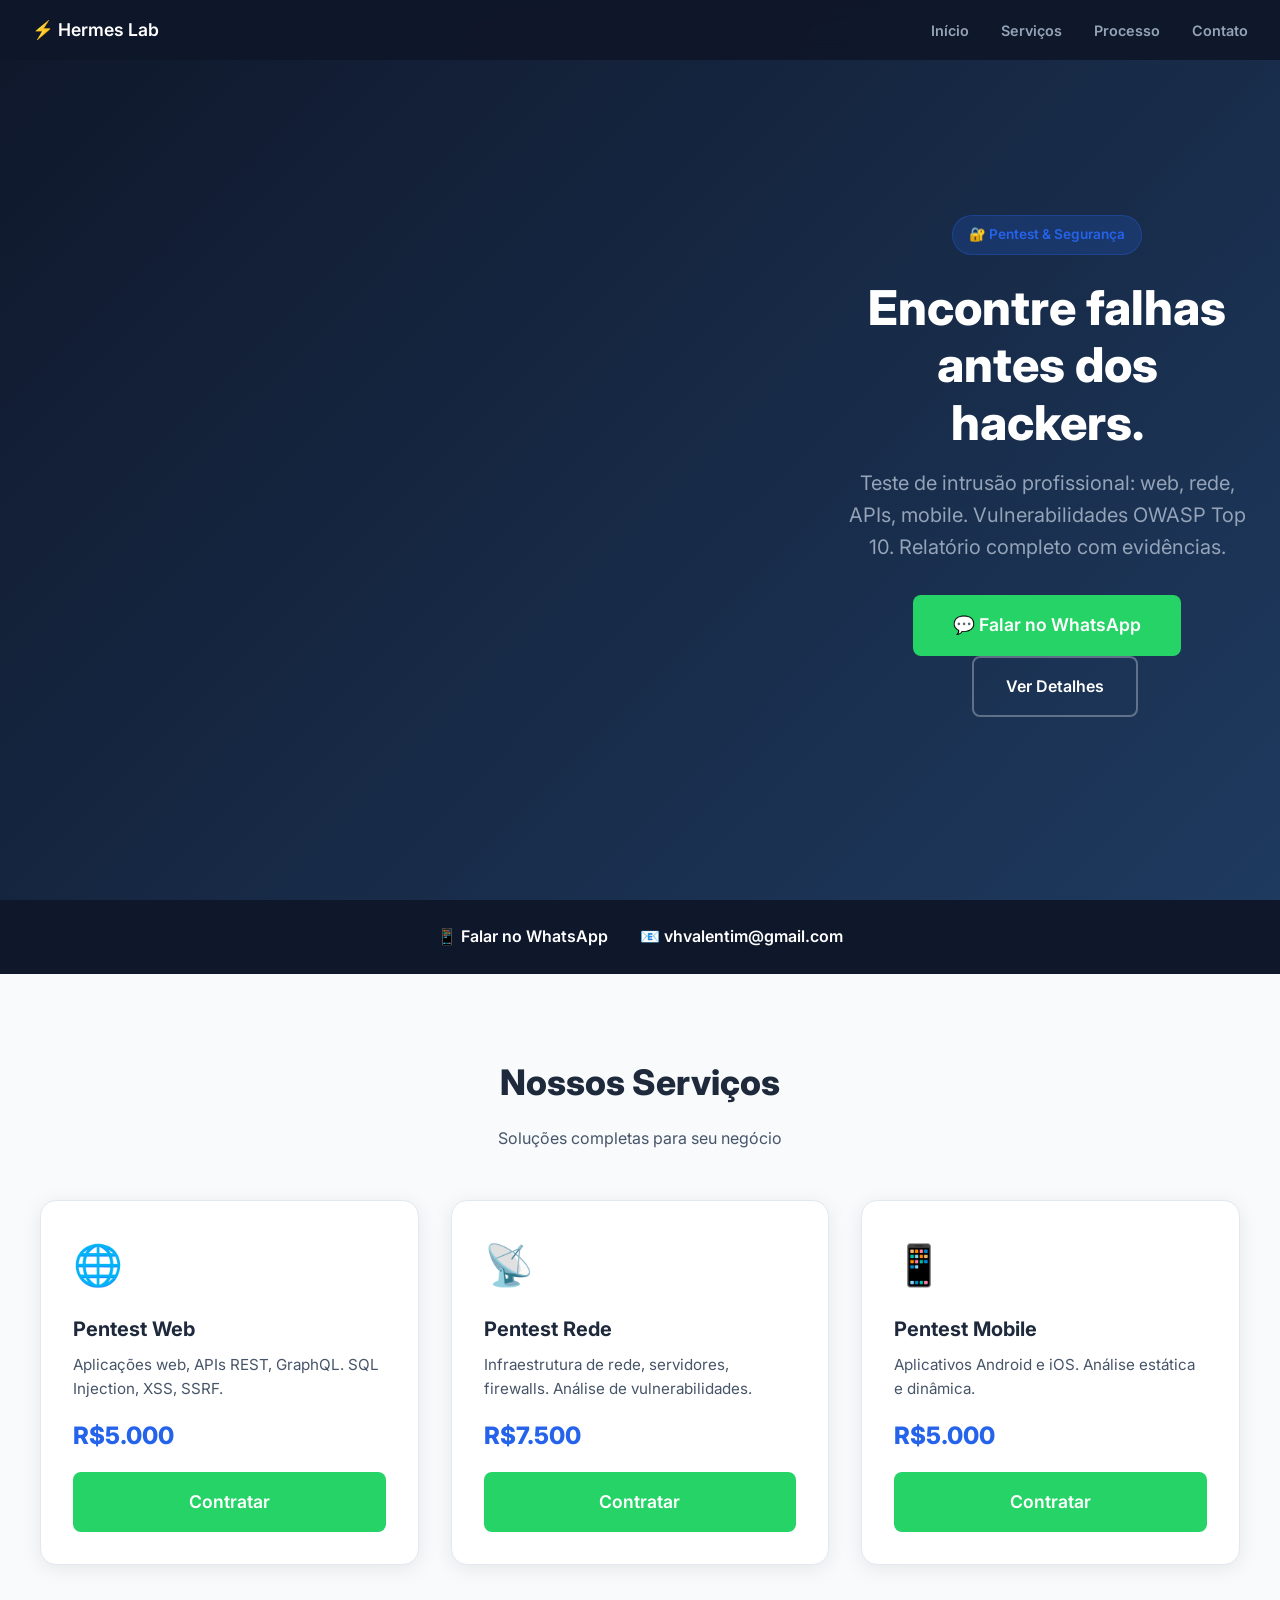
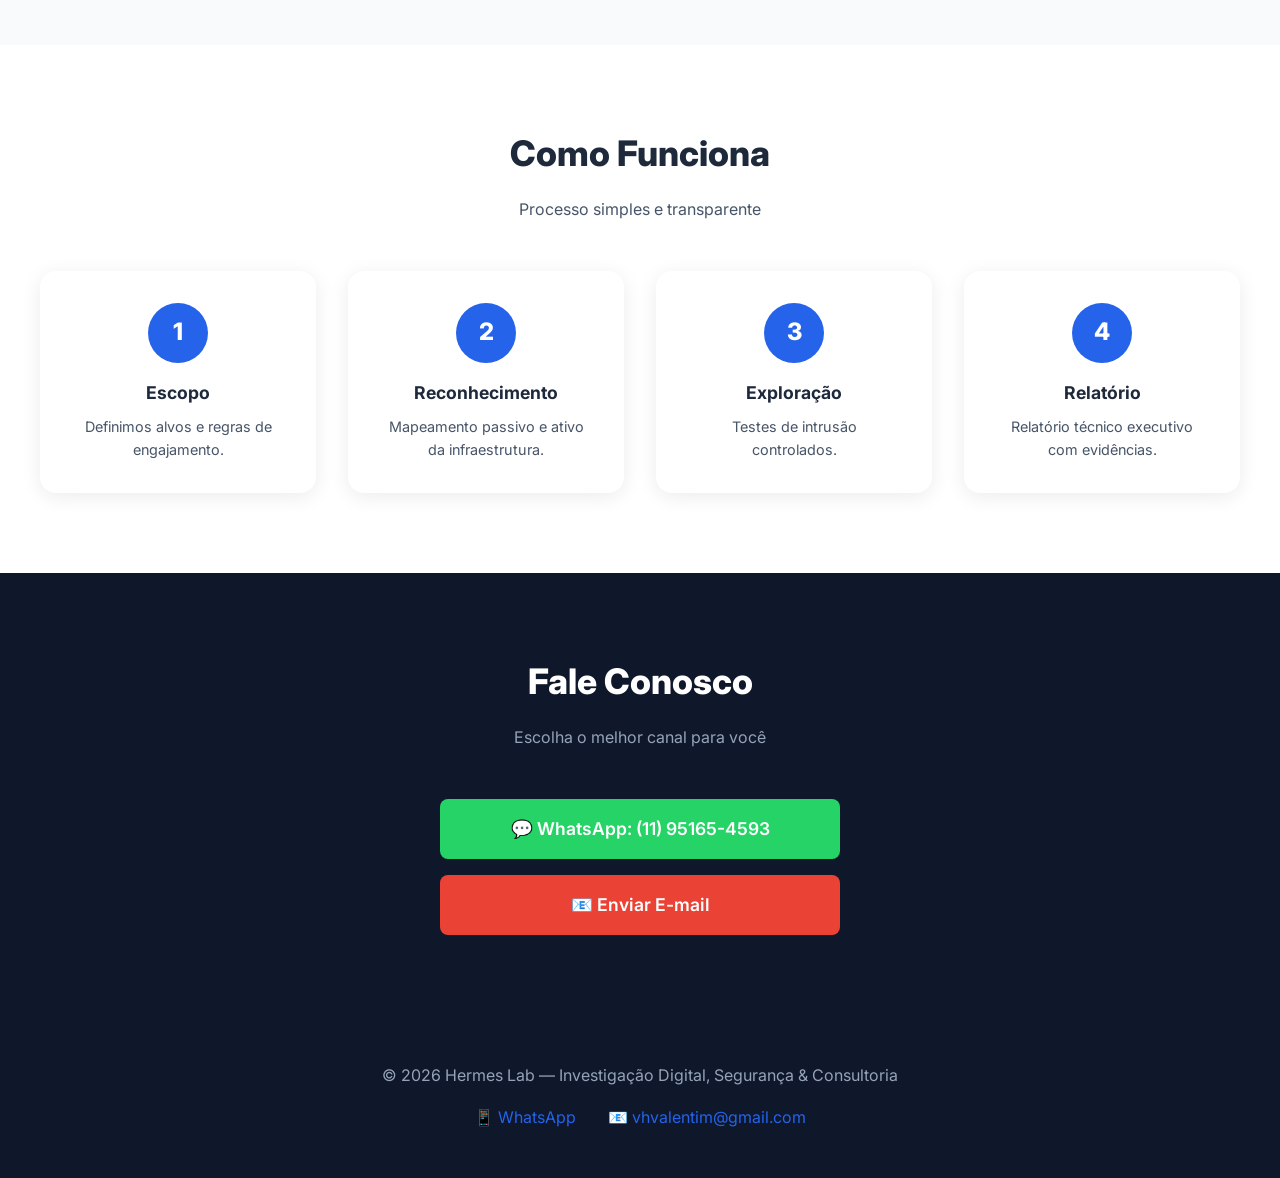
<file: pentest/index.html>
<!DOCTYPE html>
<html lang="pt-BR">
<head>
  <meta charset="UTF-8">
  <meta name="viewport" content="width=device-width, initial-scale=1.0">
  <title>Pentest & Segurança da Informação | Hermes Lab</title>
  <meta name="description" content="Teste de intrusão completo: web, rede, IoT. Vulnerabilidades OWASP Top 10. Relatório com evidências. Pentest ético e profissional.">
  <link rel="stylesheet" href="../shared/style.css">
</head>
<body>

<nav class="nav">
  <a href="../home/index.html">⚡ Hermes Lab</a>
  <div class="nav-links">
    <a href="../home/index.html">Início</a>
    <a href="#servicos">Serviços</a>
    <a href="#como-funciona">Processo</a>
    <a href="#contato">Contato</a>
  </div>
</nav>

<section class="hero">
  <div class="hero-bg" style="background-image: url('hero.png');"></div>
  <div>
    <span class="badge">🔐 Pentest & Segurança</span>
    <h1>Encontre falhas<br>antes dos hackers.</h1>
    <p>Teste de intrusão profissional: web, rede, APIs, mobile. Vulnerabilidades OWASP Top 10. Relatório completo com evidências.</p>
    <a href="https://wa.me/5511951654593?text=Olá! Vim pelo site Hermes Lab e gostaria de saber mais sobre pentest." class="btn btn-whatsapp" target="_blank">💬 Falar no WhatsApp</a>
    <a href="#servicos" class="btn btn-secondary" style="margin-left:1rem;">Ver Detalhes</a>
  </div>
</section>

<div class="contact-bar">
  <a href="https://wa.me/5511951654593" target="_blank">📱 Falar no WhatsApp</a>
  <a href="mailto:vhvalentim@gmail.com">📧 vhvalentim@gmail.com</a>
</div>

<section class="section section-light" id="servicos">
  <div class="container">
    <h2 class="section-title">Nossos Serviços</h2>
    <p class="section-subtitle">Soluções completas para seu negócio</p>
    
    <div class="cards">
      <div class="card">
        <div class="card-icon">🌐</div>
        <h3>Pentest Web</h3>
        <p>Aplicações web, APIs REST, GraphQL. SQL Injection, XSS, SSRF.</p>
        <div class="card-price">R$5.000</div>
        <a href="https://wa.me/5511951654593?text=Olá! Gostaria de contratar Pentest Web." class="btn btn-whatsapp" style="margin-top:1rem;display:block;text-align:center;" target="_blank">Contratar</a>
      </div>
      <div class="card">
        <div class="card-icon">📡</div>
        <h3>Pentest Rede</h3>
        <p>Infraestrutura de rede, servidores, firewalls. Análise de vulnerabilidades.</p>
        <div class="card-price">R$7.500</div>
        <a href="https://wa.me/5511951654593?text=Olá! Gostaria de contratar Pentest Rede." class="btn btn-whatsapp" style="margin-top:1rem;display:block;text-align:center;" target="_blank">Contratar</a>
      </div>
      <div class="card">
        <div class="card-icon">📱</div>
        <h3>Pentest Mobile</h3>
        <p>Aplicativos Android e iOS. Análise estática e dinâmica.</p>
        <div class="card-price">R$5.000</div>
        <a href="https://wa.me/5511951654593?text=Olá! Gostaria de contratar Pentest Mobile." class="btn btn-whatsapp" style="margin-top:1rem;display:block;text-align:center;" target="_blank">Contratar</a>
      </div>
    </div>
  </div>
</section>

<section class="section" id="como-funciona">
  <div class="container">
    <h2 class="section-title">Como Funciona</h2>
    <p class="section-subtitle">Processo simples e transparente</p>
    
    <div class="steps">
      <div class="step">
        <div class="step-number">1</div>
        <h3>Escopo</h3>
        <p>Definimos alvos e regras de engajamento.</p>
      </div>
      <div class="step">
        <div class="step-number">2</div>
        <h3>Reconhecimento</h3>
        <p>Mapeamento passivo e ativo da infraestrutura.</p>
      </div>
      <div class="step">
        <div class="step-number">3</div>
        <h3>Exploração</h3>
        <p>Testes de intrusão controlados.</p>
      </div>
      <div class="step">
        <div class="step-number">4</div>
        <h3>Relatório</h3>
        <p>Relatório técnico executivo com evidências.</p>
      </div>
    </div>
  </div>
</section>

<section class="section section-dark" id="contato">
  <div class="container" style="max-width:600px;">
    <h2 class="section-title" style="color:white;">Fale Conosco</h2>
    <p class="section-subtitle" style="color:#94a3b8;">Escolha o melhor canal para você</p>
    
    <div style="text-align:center; display:flex; flex-direction:column; gap:1rem; align-items:center;">
      <a href="https://wa.me/5511951654593?text=Olá! Vim pelo site Hermes Lab e gostaria de mais informações." class="btn btn-whatsapp" style="width:100%;max-width:400px;text-align:center;font-size:1.1rem;" target="_blank">💬 WhatsApp: (11) 95165-4593</a>
      <a href="mailto:vhvalentim@gmail.com" class="btn btn-email" style="width:100%;max-width:400px;text-align:center;font-size:1.1rem;">📧 Enviar E-mail</a>
    </div>
  </div>
</section>

<footer class="footer">
  <p>© 2026 Hermes Lab — Investigação Digital, Segurança & Consultoria</p>
  <div class="footer-links">
    <a href="https://wa.me/5511951654593" target="_blank">📱 WhatsApp</a>
    <a href="mailto:vhvalentim@gmail.com">📧 vhvalentim@gmail.com</a>
  </div>
</footer>

<script src="../shared/script.js"></script>
</body>
</html>
</file>
<file: shared/style.css>
/* ===== SHARED STYLES — LANDING PAGES ===== */
@import url('https://fonts.googleapis.com/css2?family=Inter:wght@400;500;600;700;800&display=swap');

:root {
  --primary: #2563eb;
  --primary-dark: #1d4ed8;
  --secondary: #0f172a;
  --accent: #f59e0b;
  --success: #10b981;
  --danger: #ef4444;
  --gray-50: #f8fafc;
  --gray-100: #f1f5f9;
  --gray-200: #e2e8f0;
  --gray-600: #475569;
  --gray-800: #1e293b;
  --gray-900: #0f172a;
  --whatsapp: #25d366;
  --email: #ea4335;
}

* { margin: 0; padding: 0; box-sizing: border-box; }
html { scroll-behavior: smooth; }
body {
  font-family: 'Inter', sans-serif;
  color: var(--gray-800);
  line-height: 1.6;
}

/* NAV */
.nav {
  position: fixed; top: 0; width: 100%; z-index: 100;
  background: rgba(15,23,42,0.95); backdrop-filter: blur(10px);
  padding: 1rem 2rem; display: flex; justify-content: space-between; align-items: center;
}
.nav a { color: white; text-decoration: none; font-weight: 600; font-size: 1.1rem; }
.nav-links { display: flex; gap: 2rem; }
.nav-links a { color: #94a3b8; font-size: 0.9rem; transition: color 0.3s; }
.nav-links a:hover { color: white; }

/* HERO */
.hero {
  min-height: 100vh; display: flex; align-items: center; justify-content: center;
  background: linear-gradient(135deg, var(--secondary) 0%, #1e3a5f 100%);
  color: white; text-align: center; padding: 6rem 2rem 4rem;
  position: relative; overflow: hidden;
}
.hero-bg {
  position: absolute; top: 0; left: 0; width: 100%; height: 100%;
  background-size: cover; background-position: center; background-repeat: no-repeat;
  z-index: 0;
}
.hero-bg::after {
  content: ''; position: absolute; top: 0; left: 0; width: 100%; height: 100%;
  background: linear-gradient(135deg, rgba(15,23,42,0.55) 0%, rgba(30,58,95,0.45) 100%);
}
.hero > * { position: relative; z-index: 1; }
.hero h1 { font-size: 3rem; font-weight: 800; margin-bottom: 1rem; line-height: 1.2; }
.hero p { font-size: 1.25rem; color: #94a3b8; max-width: 600px; margin: 0 auto 2rem; }
.hero .badge {
  display: inline-block; background: rgba(37,99,235,0.2); color: var(--primary);
  padding: 0.5rem 1rem; border-radius: 2rem; font-size: 0.85rem; font-weight: 600;
  margin-bottom: 1.5rem; border: 1px solid rgba(37,99,235,0.3);
}

/* CTA BUTTONS */
.btn {
  display: inline-block; padding: 1rem 2rem; border-radius: 0.5rem;
  font-weight: 600; text-decoration: none; transition: all 0.3s; cursor: pointer; border: none;
}
.btn-primary { background: var(--primary); color: white; }
.btn-primary:hover { background: var(--primary-dark); transform: translateY(-2px); }
.btn-secondary { background: transparent; color: white; border: 2px solid rgba(255,255,255,0.3); }
.btn-secondary:hover { border-color: white; }
.btn-accent { background: var(--accent); color: var(--secondary); }
.btn-accent:hover { background: #d97706; }
.btn-whatsapp { background: var(--whatsapp); color: white; font-size: 1.1rem; padding: 1rem 2.5rem; }
.btn-whatsapp:hover { background: #128c7e; transform: translateY(-2px); }
.btn-email { background: var(--email); color: white; }
.btn-email:hover { background: #c5221f; }

/* CONTACT BAR */
.contact-bar {
  background: var(--secondary); padding: 1.5rem 2rem; text-align: center;
  display: flex; justify-content: center; gap: 2rem; flex-wrap: wrap;
}
.contact-bar a {
  color: white; text-decoration: none; font-weight: 600;
  display: flex; align-items: center; gap: 0.5rem; transition: color 0.3s;
}
.contact-bar a:hover { color: var(--whatsapp); }

/* SECTIONS */
.section { padding: 5rem 2rem; }
.section-light { background: var(--gray-50); }
.section-dark { background: var(--secondary); color: white; }
.container { max-width: 1200px; margin: 0 auto; }
.section-title { font-size: 2.2rem; font-weight: 800; text-align: center; margin-bottom: 1rem; }
.section-subtitle { text-align: center; color: var(--gray-600); max-width: 600px; margin: 0 auto 3rem; }

/* CARDS */
.cards { display: grid; grid-template-columns: repeat(auto-fit, minmax(300px, 1fr)); gap: 2rem; }
.card {
  background: white; border-radius: 1rem; padding: 2rem; box-shadow: 0 4px 20px rgba(0,0,0,0.08);
  transition: transform 0.3s, box-shadow 0.3s; border: 1px solid var(--gray-200);
}
.card:hover { transform: translateY(-4px); box-shadow: 0 8px 30px rgba(0,0,0,0.12); }
.card-icon { font-size: 2.5rem; margin-bottom: 1rem; }
.card h3 { font-size: 1.25rem; font-weight: 700; margin-bottom: 0.5rem; }
.card p { color: var(--gray-600); font-size: 0.95rem; }
.card-price { font-size: 1.5rem; font-weight: 800; color: var(--primary); margin-top: 1rem; }

/* PRICING TABLE */
.pricing-table {
  width: 100%; border-collapse: collapse; background: white;
  border-radius: 1rem; overflow: hidden; box-shadow: 0 4px 20px rgba(0,0,0,0.08);
}
.pricing-table th, .pricing-table td { padding: 1rem 1.5rem; text-align: left; }
.pricing-table th { background: var(--secondary); color: white; font-weight: 600; }
.pricing-table tr:nth-child(even) { background: var(--gray-50); }
.pricing-table tr:hover { background: rgba(37,99,235,0.05); }

/* STEPS */
.steps { display: flex; gap: 2rem; justify-content: center; flex-wrap: wrap; }
.step {
  text-align: center; flex: 1; min-width: 200px; max-width: 300px;
  padding: 2rem; background: white; border-radius: 1rem;
  box-shadow: 0 4px 20px rgba(0,0,0,0.08);
}
.step-number {
  width: 60px; height: 60px; border-radius: 50%; background: var(--primary);
  color: white; font-size: 1.5rem; font-weight: 800; display: flex;
  align-items: center; justify-content: center; margin: 0 auto 1rem;
}
.step h3 { font-size: 1.1rem; margin-bottom: 0.5rem; }
.step p { color: var(--gray-600); font-size: 0.9rem; }

/* FORM */
.form-group { margin-bottom: 1.5rem; }
.form-group label { display: block; font-weight: 600; margin-bottom: 0.5rem; }
.form-group input, .form-group textarea, .form-group select {
  width: 100%; padding: 0.875rem 1rem; border: 2px solid var(--gray-200);
  border-radius: 0.5rem; font-size: 1rem; font-family: inherit; transition: border-color 0.3s;
}
.form-group input:focus, .form-group textarea:focus { border-color: var(--primary); outline: none; }

/* FAQ */
.faq-item { border-bottom: 1px solid var(--gray-200); padding: 1.5rem 0; }
.faq-item h3 { font-size: 1.05rem; margin-bottom: 0.5rem; cursor: pointer; }
.faq-item p { color: var(--gray-600); font-size: 0.95rem; }

/* FOOTER */
.footer {
  background: var(--secondary); color: #94a3b8; padding: 3rem 2rem; text-align: center;
}
.footer a { color: var(--primary); text-decoration: none; }
.footer-links { display: flex; justify-content: center; gap: 2rem; margin-top: 1rem; flex-wrap: wrap; }

/* RESPONSIVE */
@media (max-width: 768px) {
  .hero { padding: 5rem 1.5rem 3rem; }
  .hero h1 { font-size: 2rem; }
  .hero p { font-size: 1rem; }
  .nav-links { display: none; }
  .cards { grid-template-columns: 1fr; }
  .steps { flex-direction: column; align-items: center; }
  .contact-bar { flex-direction: column; gap: 1rem; }
  .section { padding: 3rem 1.5rem; }
  .section-title { font-size: 1.6rem; }
}

/* WHATSAPP HIDDEN NUMBER */
.btn-whatsapp .phone-hidden { display: none; }
</file>
